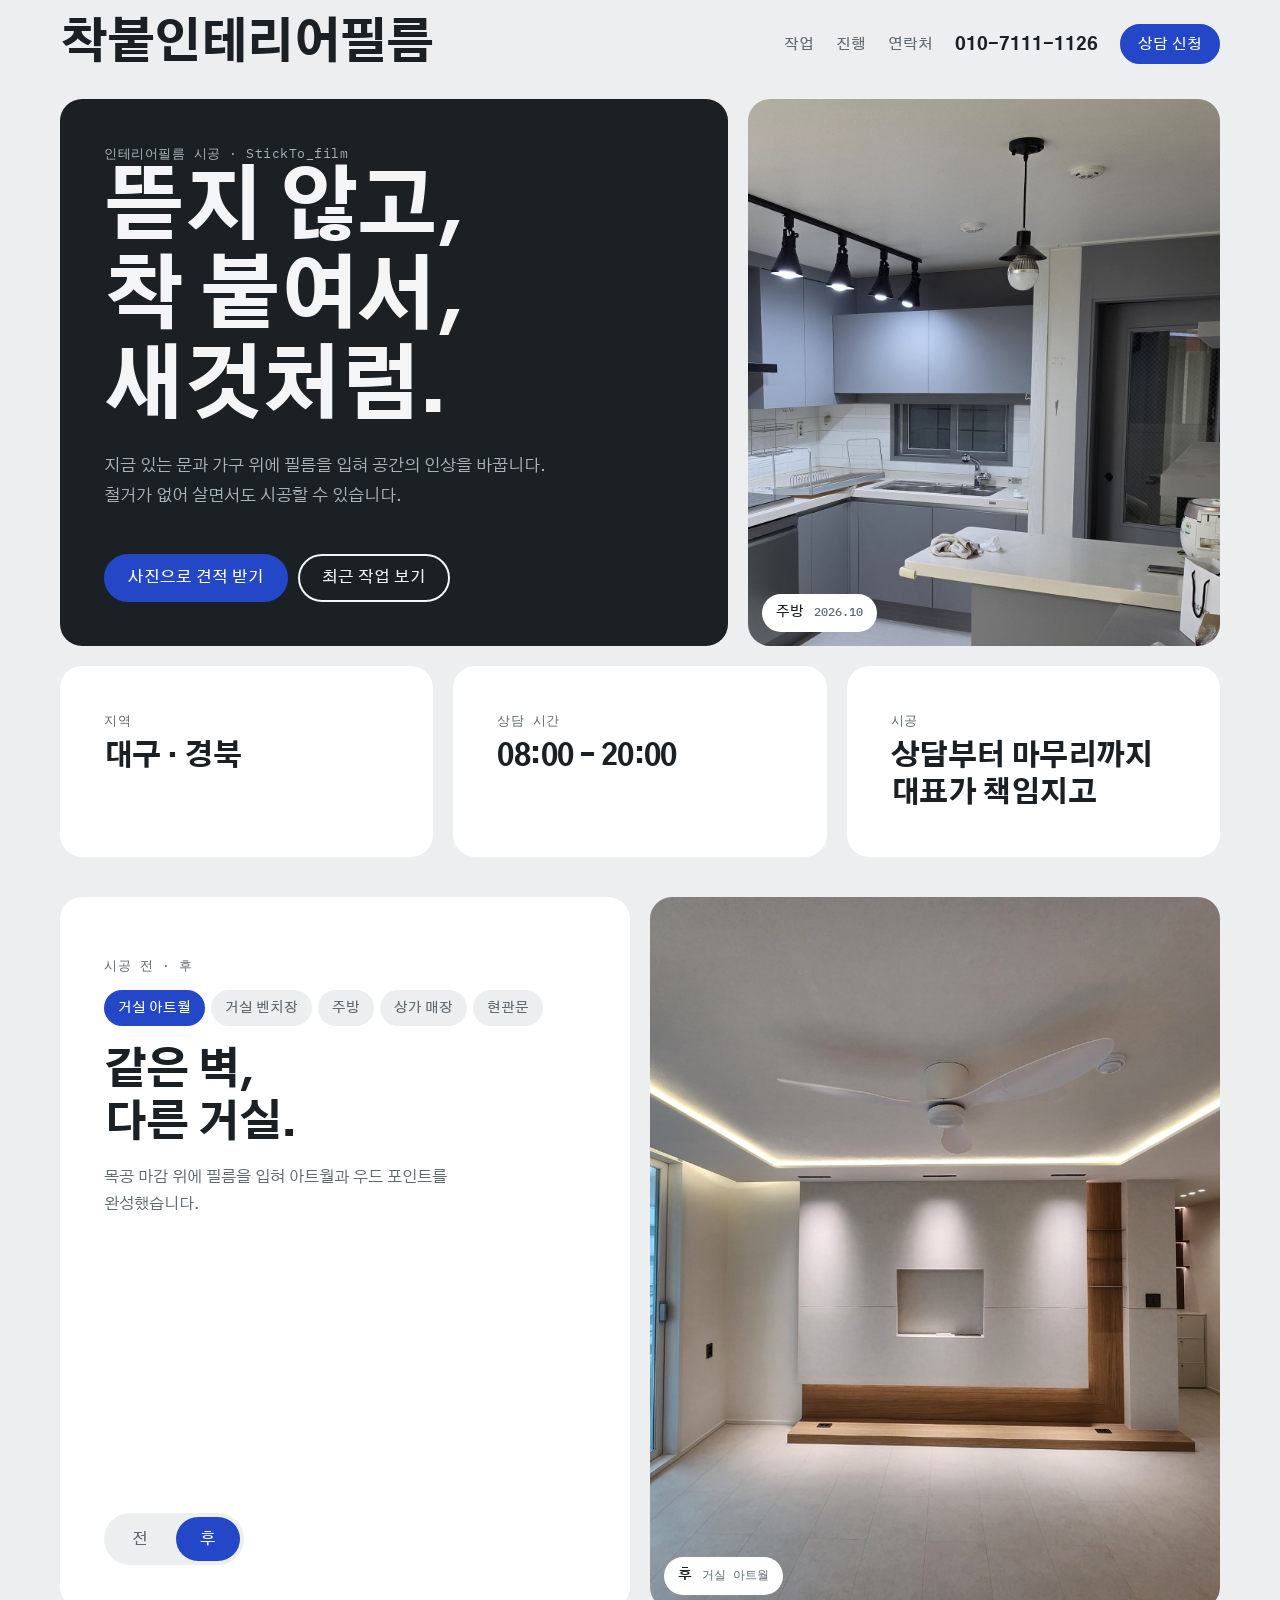
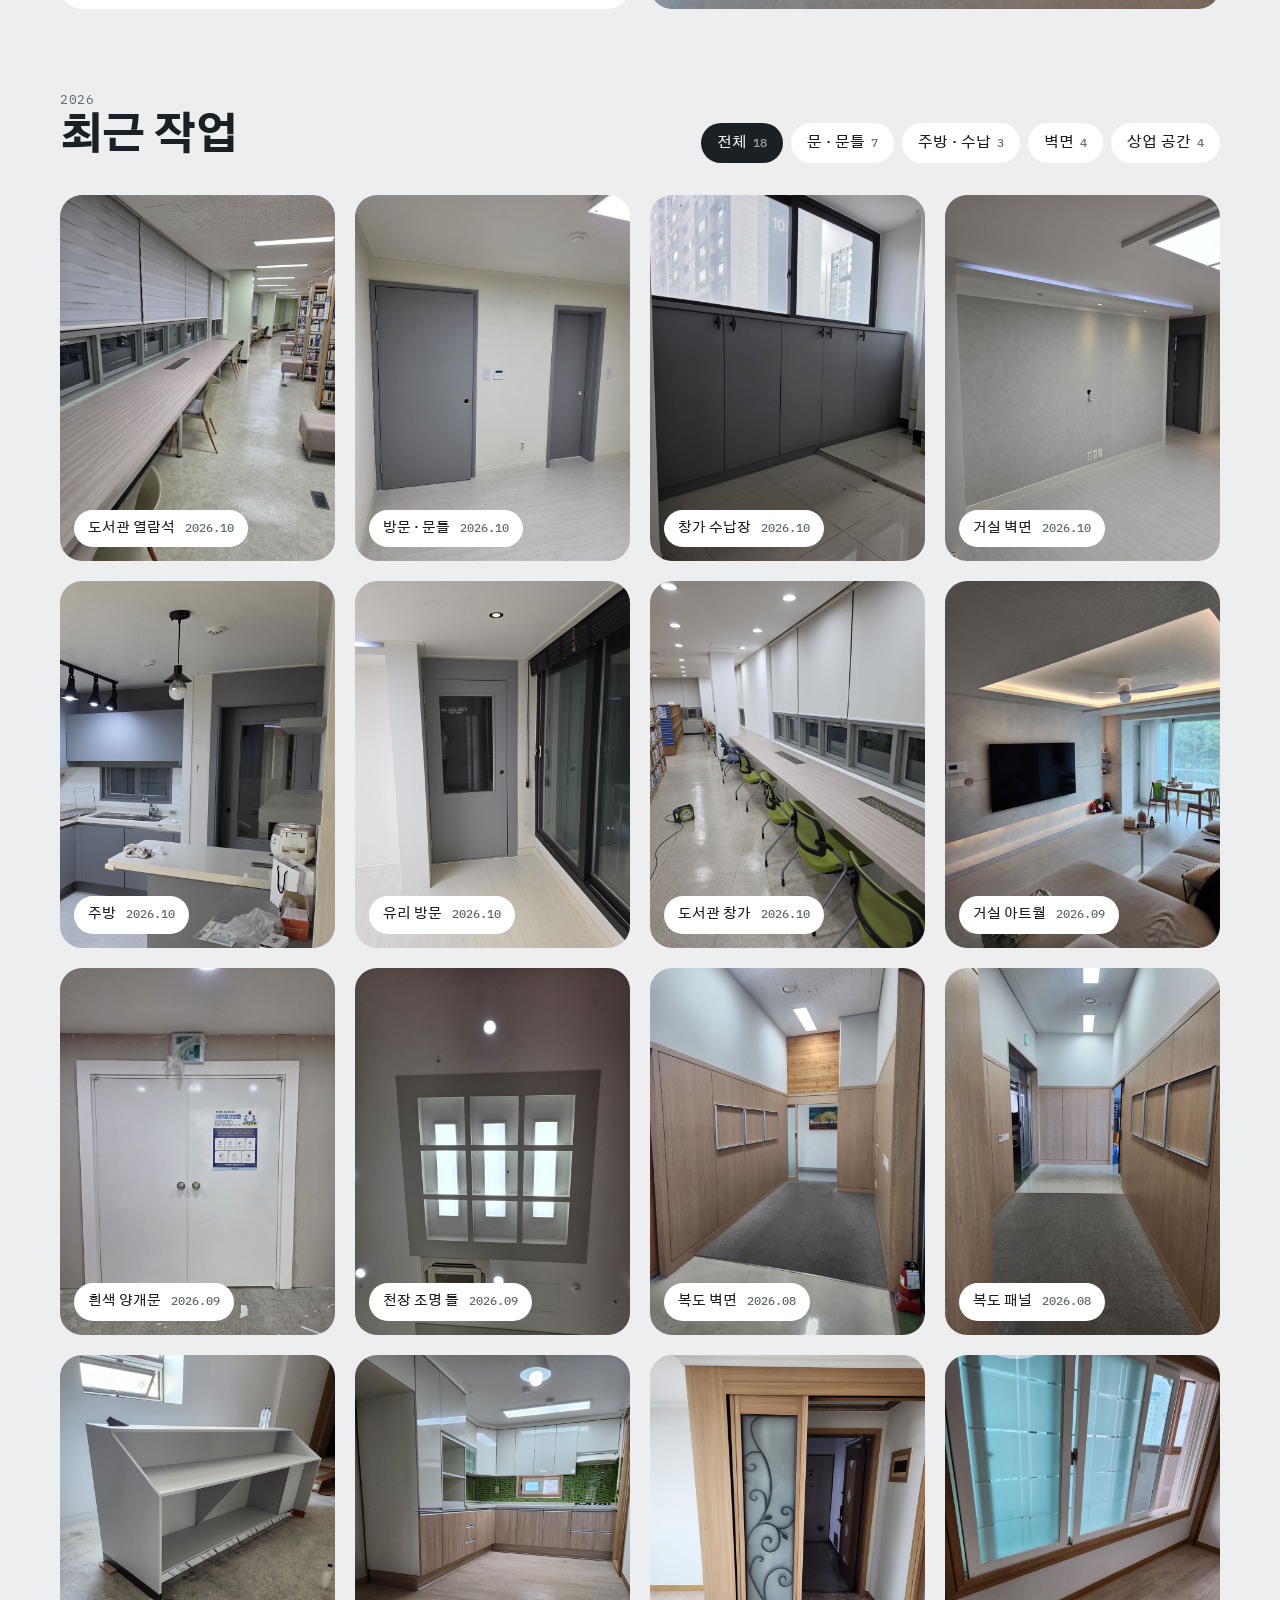
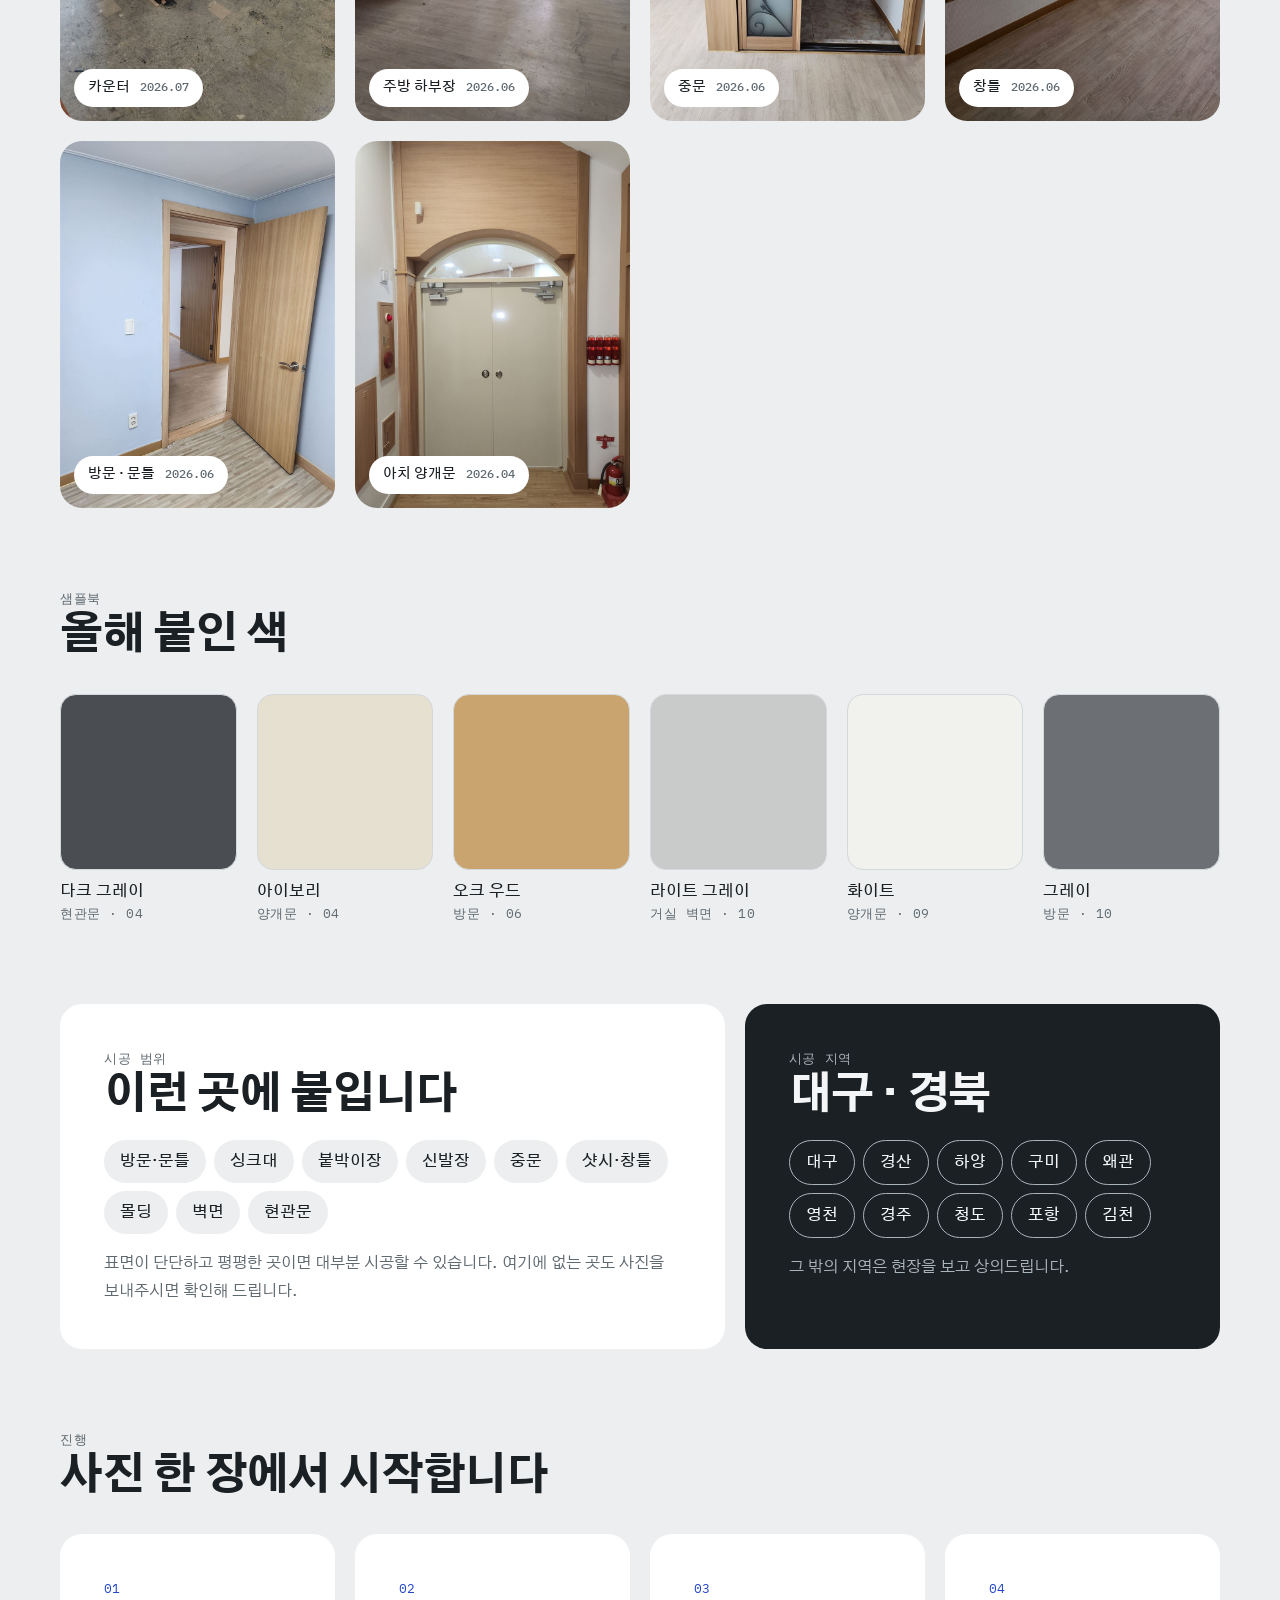
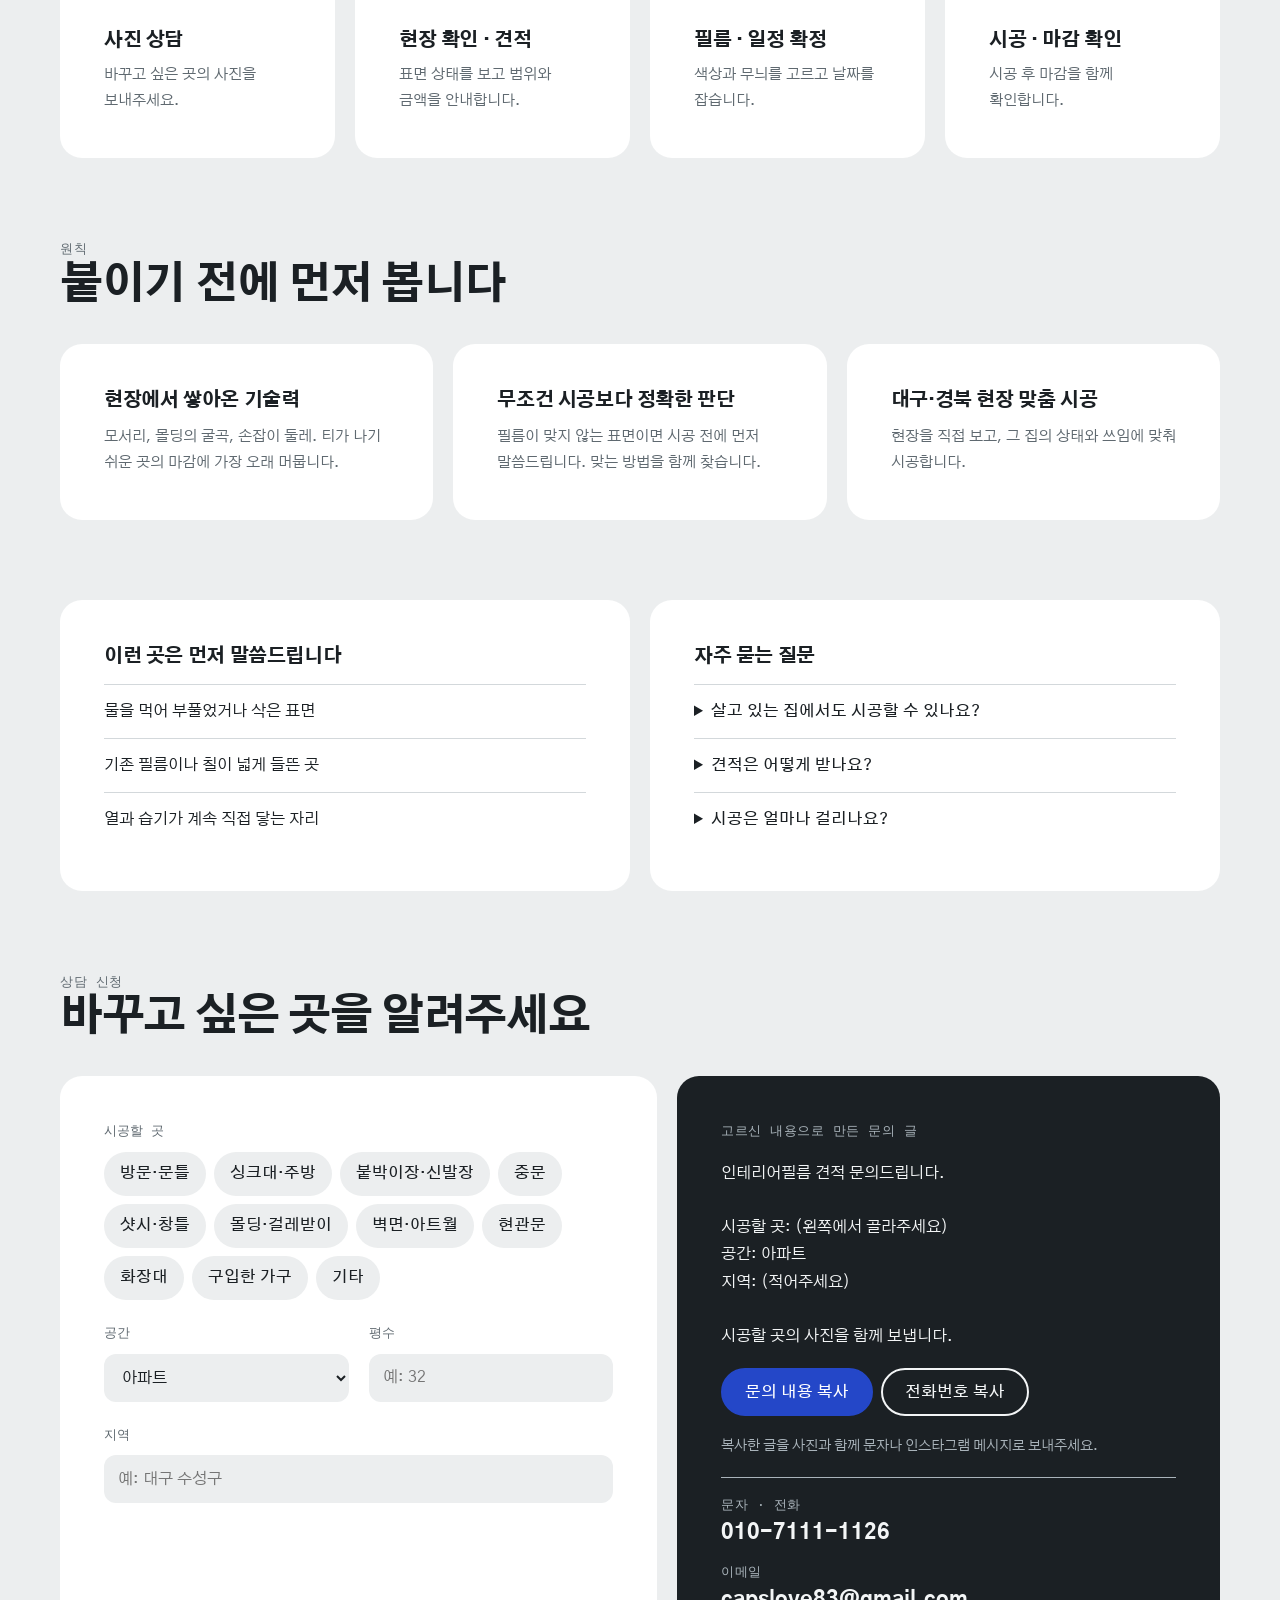
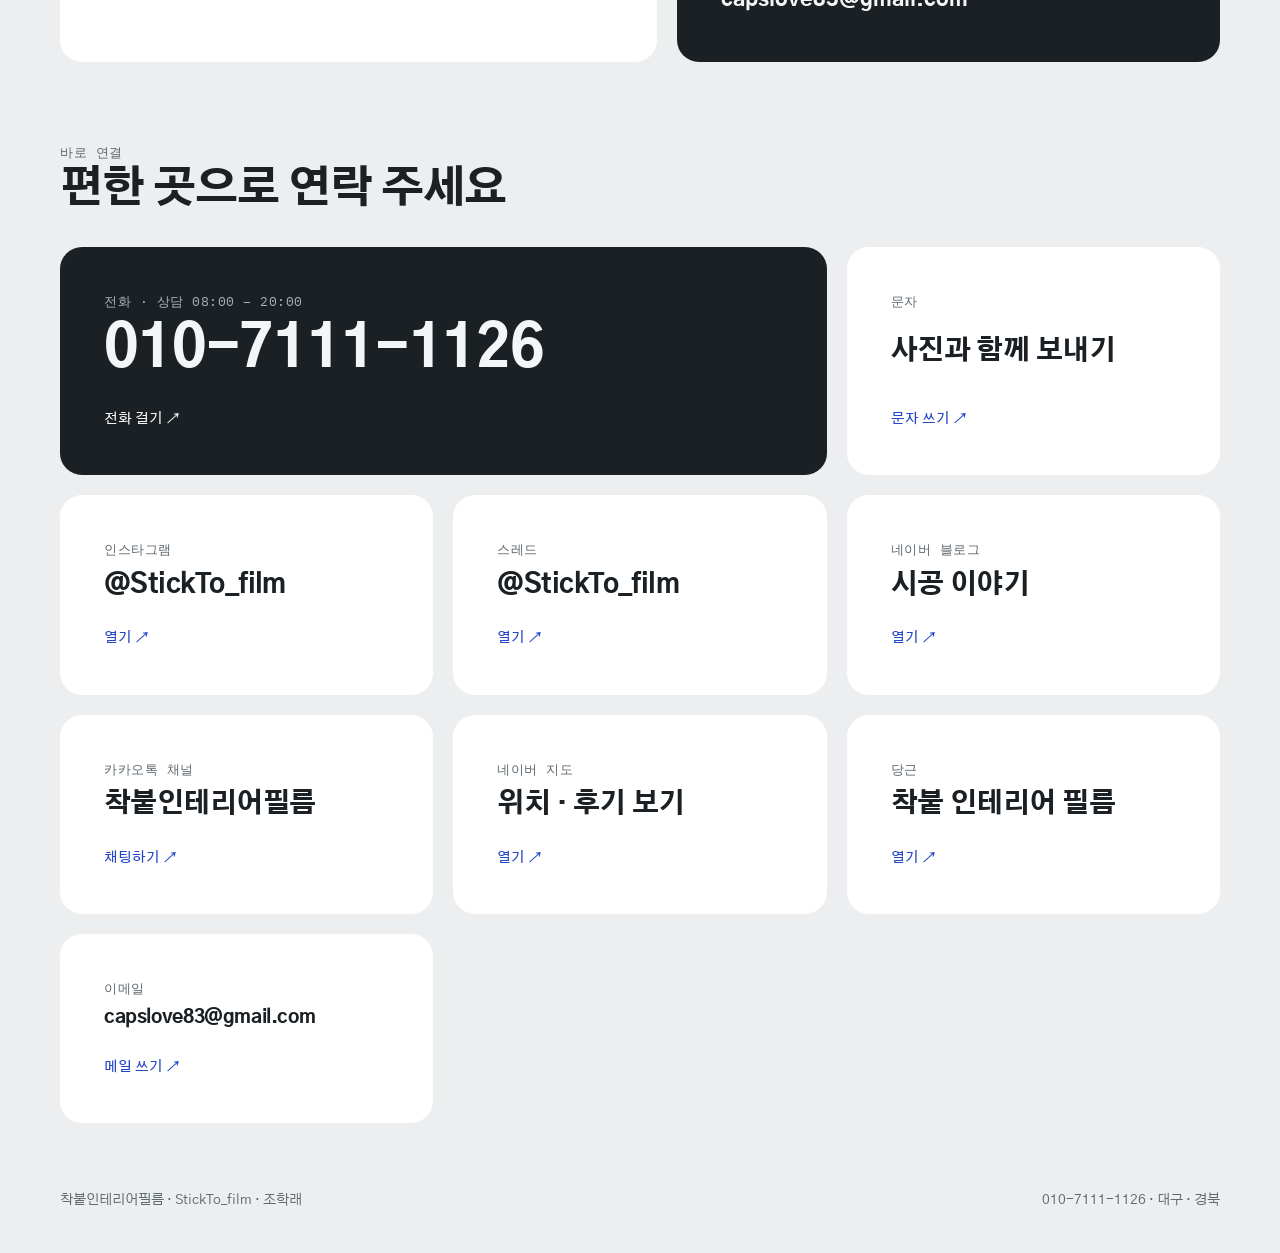
<file: index.html>
<!doctype html>
<html lang="ko">
<head>
<meta charset="utf-8">
<meta name="viewport" content="width=device-width, initial-scale=1">
<title>착붙인테리어필름</title>
<meta name="naver-site-verification" content="b5d4aa89fbcbbe6f29a4c7f8c4dbd7b37013d11e" />
<meta name="google-site-verification" content="oTDNracKVJNj2ZOxiNraMdwWm6HwhPSx38eQvpMP-QU" />
<link rel="stylesheet" href="https://fonts.googleapis.com/css2?family=Gothic+A1:wght@400;500;800&family=IBM+Plex+Mono:wght@400;500&display=swap">
<style>
  /* 레이아웃: 필름 샘플북처럼 둥근 칸을 맞물려 놓은 격자. 굵은 고딕 한 문장과 큰 전화번호가 먼저, 사진은 칸마다 한 장씩 */
  :root {
    --bg: #eceeef;
    --surface: #ffffff;
    --ink: #1b2024;
    --muted: #5f6970;
    --line: #d3d8db;
    --accent: #2447c8;
    --accent-ink: #ffffff;
    --block: #1b2024;
    --block-ink: #f3f5f6;
    --block-muted: #a9b3ba;
    --display: "Gothic A1", "Apple SD Gothic Neo", "Malgun Gothic", sans-serif;
    --body: "Gothic A1", "Apple SD Gothic Neo", "Malgun Gothic", sans-serif;
    --mono: "IBM Plex Mono", "D2Coding", Consolas, monospace;
    --r: 22px;
  }
  @media (prefers-color-scheme: dark) {
    :root:not([data-theme="light"]) {
      --bg: #111417;
      --surface: #1a1f23;
      --ink: #eceff1;
      --muted: #98a2a9;
      --line: #2b3237;
      --accent: #8fa8ff;
      --accent-ink: #0b1330;
      --block: #232a30;
      --block-ink: #f3f5f6;
      --block-muted: #a9b3ba;
      color-scheme: dark;
    }
  }
  :root[data-theme="dark"] {
    --bg: #111417;
    --surface: #1a1f23;
    --ink: #eceff1;
    --muted: #98a2a9;
    --line: #2b3237;
    --accent: #8fa8ff;
    --accent-ink: #0b1330;
    --block: #232a30;
    --block-ink: #f3f5f6;
    --block-muted: #a9b3ba;
    color-scheme: dark;
  }

  * { box-sizing: border-box; margin: 0; padding: 0; }
  body {
    background: var(--bg);
    color: var(--ink);
    font-family: var(--body);
    font-size: 16px;
    line-height: 1.7;
    word-break: keep-all;
    overflow-wrap: anywhere;
    -webkit-font-smoothing: antialiased;
  }
  a { color: inherit; text-decoration: none; }
  img { display: block; }
  [hidden] { display: none !important; }
  :focus-visible { outline: 3px solid var(--accent); outline-offset: 3px; }

  .wrap { max-width: 1200px; margin: 0 auto; padding-inline: 20px; }
  .stack { display: grid; gap: 14px; }
  .mono { font-family: var(--mono); font-size: 0.8rem; letter-spacing: 0.04em; color: var(--muted); }
  .num { font-variant-numeric: tabular-nums; }

  /* 상단 */
  .top { position: sticky; top: env(safe-area-inset-top, 0px); z-index: 5; background: var(--bg); }
  .top .wrap { display: flex; align-items: center; justify-content: space-between; gap: 16px; padding-block: 14px; }
  .brand { font-family: var(--display); font-weight: 800; font-size: 1.05rem; letter-spacing: -0.01em; }
  .top nav { display: flex; align-items: center; gap: 22px; font-size: 0.92rem; font-weight: 500; }
  .top nav a.link { color: var(--muted); }
  .top nav a.link:hover { color: var(--ink); }
  .top .tel { font-family: var(--display); font-weight: 800; font-size: 1.15rem; white-space: nowrap; }

  .btn {
    display: inline-flex;
    align-items: center;
    justify-content: center;
    min-height: 48px;
    padding: 0 22px;
    border-radius: 999px;
    border: 2px solid var(--accent);
    background: var(--accent);
    color: var(--accent-ink);
    font: inherit;
    font-weight: 500;
    cursor: pointer;
  }
  .btn:hover { filter: brightness(1.12); }
  .btn.ghost { background: transparent; border-color: currentColor; color: inherit; }
  .btn.small { min-height: 40px; padding: 0 16px; font-size: 0.92rem; }

  /* 칸 */
  .tile { min-width: 0; background: var(--surface); border-radius: var(--r); padding: clamp(20px, 3vw, 32px); }
  .tile.dark { background: var(--block); color: var(--block-ink); }
  .tile.dark .mono { color: var(--block-muted); }
  .tile.photo { padding: 0; overflow: hidden; position: relative; background: var(--line); }
  .tile.photo img { width: 100%; height: 100%; object-fit: cover; }
  .tag {
    position: absolute; left: 14px; bottom: 14px;
    display: inline-flex; gap: 10px; align-items: baseline;
    padding: 7px 14px; border-radius: 999px;
    background: var(--surface); color: var(--ink);
    font-size: 0.88rem; font-weight: 500;
  }
  .tag span { font-family: var(--mono); font-size: 0.76rem; color: var(--muted); }

  h1, h2, h3 { font-family: var(--display); font-weight: 800; letter-spacing: -0.03em; text-wrap: balance; }
  h1 { font-size: clamp(2.5rem, 7vw, 5rem); line-height: 1.12; }
  h2 { font-size: clamp(1.7rem, 4vw, 2.7rem); line-height: 1.2; }
  h3 { font-size: 1.2rem; line-height: 1.35; letter-spacing: -0.02em; }
  section { padding-block: clamp(36px, 6vw, 72px); }
  .head { display: flex; flex-wrap: wrap; align-items: end; justify-content: space-between; gap: 12px 24px; margin-bottom: 22px; }

  /* 첫 화면 */
  .hero { display: grid; grid-template-columns: repeat(12, 1fr); gap: 14px; padding-top: 10px; }
  .hero .say { grid-column: span 7; display: grid; gap: clamp(24px, 4vw, 44px); align-content: space-between; }
  .hero .say p.sub { font-size: 1.08rem; color: var(--block-muted); max-width: 26em; margin-top: 18px; }
  .hero .cta-row { display: flex; flex-wrap: wrap; gap: 10px; }
  .hero .shot { grid-column: span 5; min-height: 340px; }
  .hero .fact { grid-column: span 4; display: grid; gap: 6px; align-content: start; }
  .hero .fact b { font-family: var(--display); font-weight: 800; font-size: clamp(1.3rem, 2.6vw, 1.8rem); letter-spacing: -0.02em; line-height: 1.3; }

  /* 전 · 후 */
  .ba { display: grid; grid-template-columns: 1fr 1fr; gap: 14px; }
  .ba .text { display: grid; gap: 18px; align-content: space-between; }
  .ba .text p { color: var(--muted); max-width: 24em; margin-top: 14px; }
  .seg { display: inline-flex; padding: 4px; border-radius: 999px; background: var(--bg); gap: 4px; justify-self: start; }
  .seg button { font: inherit; font-weight: 500; min-height: 44px; padding: 0 24px; border: 0; border-radius: 999px; background: transparent; color: var(--muted); cursor: pointer; }
  .seg button[aria-pressed="true"] { background: var(--accent); color: var(--accent-ink); }
  .ba .tile.photo { aspect-ratio: 4 / 5; max-width: 100%; }

  /* 작업 */
  .filters { display: flex; flex-wrap: wrap; gap: 8px; }
  .filters button { font: inherit; font-size: 0.92rem; font-weight: 500; min-height: 40px; padding: 0 16px; border-radius: 999px; border: 0; background: var(--surface); color: var(--ink); cursor: pointer; }
  .filters button[aria-pressed="true"] { background: var(--ink); color: var(--bg); }
  .filters button span { font-family: var(--mono); font-size: 0.76rem; margin-left: 6px; opacity: 0.65; }
  .works { display: grid; grid-template-columns: repeat(4, 1fr); gap: 14px; }
  .works .tile.photo { aspect-ratio: 3 / 4; max-width: 100%; }

  /* 샘플북 */
  .swatches { display: grid; grid-template-columns: repeat(6, 1fr); gap: 14px; list-style: none; }
  .swatches li { min-width: 0; display: grid; gap: 10px; }
  .swatches i { display: block; aspect-ratio: 1; max-width: 100%; border-radius: 16px; border: 1px solid var(--line); background: var(--sw); }
  .swatches b { font-weight: 500; display: block; line-height: 1.4; }

  /* 범위 · 지역 */
  .duo { display: grid; grid-template-columns: 1.4fr 1fr; gap: 14px; }
  .pills { list-style: none; display: flex; flex-wrap: wrap; gap: 8px; margin-top: 18px; }
  .pills li { padding: 8px 16px; border-radius: 999px; background: var(--bg); font-weight: 500; }
  .tile.dark .pills li { background: transparent; border: 1px solid var(--block-muted); }
  .duo p.note { margin-top: 16px; color: var(--muted); }
  .tile.dark p.note { color: var(--block-muted); }

  /* 진행 · 원칙 */
  .four { display: grid; grid-template-columns: repeat(4, 1fr); gap: 14px; list-style: none; counter-reset: step; }
  .four li { counter-increment: step; display: grid; gap: 8px; align-content: start; }
  .four li::before { content: "0" counter(step); font-family: var(--mono); font-size: 0.8rem; color: var(--accent); margin-bottom: 20px; }
  .four span, .three p { color: var(--muted); font-size: 0.96rem; }
  .three { display: grid; grid-template-columns: repeat(3, 1fr); gap: 14px; }
  .three .tile { display: grid; gap: 10px; align-content: start; }

  /* 안내 */
  .plain { list-style: none; margin-top: 14px; }
  .plain li { padding: 13px 0; border-top: 1px solid var(--line); }
  details { border-top: 1px solid var(--line); }
  details:first-of-type { margin-top: 14px; }
  summary { cursor: pointer; padding: 13px 0; font-weight: 500; }
  details p { color: var(--muted); padding-bottom: 14px; }
  .halves { display: grid; grid-template-columns: 1fr 1fr; gap: 14px; }

  /* 문의 */
  .inquiry { display: grid; grid-template-columns: 1.1fr 1fr; gap: 14px; }
  fieldset { border: 0; }
  legend, .field label { display: block; font-family: var(--mono); font-size: 0.8rem; color: var(--muted); margin-bottom: 10px; }
  .chips { display: flex; flex-wrap: wrap; gap: 8px; }
  .chips label { display: inline-flex; align-items: center; min-height: 44px; padding: 0 16px; border-radius: 999px; background: var(--bg); cursor: pointer; font-weight: 500; user-select: none; }
  .chips input { position: absolute; opacity: 0; pointer-events: none; }
  .chips label:has(input:checked) { background: var(--accent); color: var(--accent-ink); }
  .chips label:has(input:focus-visible) { outline: 3px solid var(--accent); outline-offset: 3px; }
  .field { margin-top: 22px; }
  .row { display: grid; grid-template-columns: 1fr 1fr; gap: 14px; }
  .row > * { min-width: 0; }
  input[type="text"], select { width: 100%; font: inherit; color: var(--ink); background: var(--bg); border: 0; border-radius: 12px; min-height: 48px; padding: 0 14px; }
  select option { background: var(--surface); color: var(--ink); }
  .note { display: grid; gap: 18px; align-content: start; }
  .note pre { font: inherit; white-space: pre-wrap; min-height: 9em; }
  .note .buttons { display: flex; flex-wrap: wrap; gap: 8px; }
  #copy-status { font-size: 0.9rem; min-height: 1.6em; color: var(--block-muted); }
  .to { display: grid; gap: 10px; padding-top: 16px; border-top: 1px solid var(--block-muted); }
  .to b { display: block; font-family: var(--display); font-weight: 800; font-size: 1.3rem; user-select: all; }

  /* 바로 연결 */
  .links { display: grid; grid-template-columns: repeat(12, 1fr); gap: 14px; list-style: none; }
  .links li { min-width: 0; grid-column: span 4; }
  .links li.big { grid-column: span 8; }
  .links a, .links .static { display: grid; gap: 6px; height: 100%; align-content: space-between; }
  .links .v { font-family: var(--display); font-weight: 800; font-size: clamp(1.2rem, 2.6vw, 1.7rem); letter-spacing: -0.02em; line-height: 1.3; user-select: all; }
  .links li.big .v { font-size: clamp(2rem, 6vw, 3.6rem); line-height: 1.1; }
  .links .go { font-size: 0.9rem; font-weight: 500; color: var(--accent); margin-top: 18px; }
  .links .tile.dark .go { color: var(--block-ink); }
  .links button.go { font: inherit; font-size: 0.9rem; font-weight: 500; background: none; border: 0; padding: 0; cursor: pointer; text-align: left; }
  .links a:hover .go { text-decoration: underline; }

  footer .wrap { display: flex; flex-wrap: wrap; justify-content: space-between; gap: 8px 24px; padding-block: 26px 40px; font-size: 0.88rem; color: var(--muted); }

  /* 사진 크게 보기 */
  .zoomable { cursor: zoom-in; }
  .lb {
    position: fixed; inset: 0; z-index: 20;
    display: grid; grid-template-rows: auto minmax(0, 1fr) auto;
    padding-top: env(safe-area-inset-top, 0px);
    background: rgba(8, 10, 12, 0.96); color: #f3f5f6;
    touch-action: pinch-zoom;
  }
  .lb-bar { display: flex; align-items: center; justify-content: space-between; gap: 12px; padding: 10px 14px; }
  .lb-bar button { font: inherit; font-weight: 500; min-height: 44px; padding: 0 18px; border-radius: 999px; border: 1px solid rgba(255, 255, 255, 0.4); background: transparent; color: inherit; cursor: pointer; }
  .lb-stage { position: relative; min-height: 0; overflow: hidden; }
  .lb-stage img { position: absolute; inset: 0; width: 100%; height: 100%; object-fit: contain; user-select: none; -webkit-user-drag: none; }
  .lb-nav { position: absolute; top: 50%; z-index: 1; width: 48px; height: 48px; margin-top: -24px; border: 0; border-radius: 50%; background: rgba(255, 255, 255, 0.18); color: #fff; font-size: 1.7rem; line-height: 1; cursor: pointer; }
  .lb-nav.prev { left: 10px; }
  .lb-nav.next { right: 10px; }
  .lb-cap { min-height: 3.2em; padding: 12px 16px calc(14px + env(safe-area-inset-bottom, 0px)); text-align: center; font-size: 0.95rem; }

  .dock { display: none; }
  @media (max-width: 900px) {
    .top nav a.link, .top .tel { display: none; }
    .hero .say, .hero .shot { grid-column: span 12; }
    .hero .shot { min-height: 0; aspect-ratio: 4 / 3; max-width: 100%; }
    .hero .fact { grid-column: span 12; }
    .ba, .duo, .halves, .inquiry { grid-template-columns: 1fr; }
    .works { grid-template-columns: repeat(2, 1fr); }
    .swatches { grid-template-columns: repeat(3, 1fr); }
    .four { grid-template-columns: repeat(2, 1fr); }
    .three { grid-template-columns: 1fr; }
    .links li, .links li.big { grid-column: span 12; }
    body { padding-bottom: calc(76px + env(safe-area-inset-bottom, 0px)); }
    .dock {
      display: grid; grid-template-columns: 1fr 1fr 1.4fr; gap: 8px;
      position: fixed; left: 0; right: 0; bottom: 0; z-index: 6;
      padding: 10px 12px calc(10px + env(safe-area-inset-bottom, 0px));
      background: var(--bg); border-top: 1px solid var(--line);
    }
    .dock a { display: flex; align-items: center; justify-content: center; min-height: 52px; border-radius: 999px; background: var(--surface); font-weight: 500; }
    .dock a.main { background: var(--accent); color: var(--accent-ink); }
  }
  @media (max-width: 420px) {
    .wrap { padding-inline: 16px; }
    .row { grid-template-columns: 1fr; }
    .tag span { display: none; }
  }
</style>
<link rel="stylesheet" href="style.css">
</head>
<body>

<header class="top">
  <div class="wrap">
    <a class="brand" href="#top">착붙인테리어필름</a>
    <nav aria-label="바로가기">
      <a class="link" href="#works">작업</a>
      <a class="link" href="#steps">진행</a>
      <a class="link" href="#contact">연락처</a>
      <a class="tel num" href="tel:01071111126">010-7111-1126</a>
      <a class="btn small" href="#inquiry">상담 신청</a>
    </nav>
  </div>
</header>

<main class="wrap" id="top">
  <div class="hero">
    <div class="tile dark say">
      <div>
        <p class="mono">인테리어필름 시공 · StickTo_film</p>
        <h1>뜯지 않고,<br>착 붙여서,<br>새것처럼.</h1>
        <p class="sub">지금 있는 문과 가구 위에 필름을 입혀 공간의 인상을 바꿉니다. 철거가 없어 살면서도 시공할 수 있습니다.</p>
      </div>
      <div class="cta-row">
        <a class="btn" href="#inquiry">사진으로 견적 받기</a>
        <a class="btn ghost" href="#works">최근 작업 보기</a>
      </div>
    </div>
    <div class="tile photo shot">
      <img src="img/kitchen-gray-wide.jpg" alt="회색으로 마감한 상부장과 하부장, 레일 조명이 있는 주방" width="1600" height="1430">
      <span class="tag">주방 <span>2026.10</span></span>
    </div>
    <div class="tile fact"><span class="mono">지역</span><b>대구 · 경북</b></div>
    <div class="tile fact"><span class="mono">상담 시간</span><b class="num">08:00 – 20:00</b></div>
    <div class="tile fact"><span class="mono">시공</span><b>상담부터 마무리까지 대표가 책임지고</b></div>
  </div>

  <section>
    <div class="ba">
      <div class="tile text">
        <div>
          <p class="mono">시공 전 · 후</p>
          <div class="sites" role="group" aria-label="시공 현장 고르기">
            <button type="button" data-site="0" aria-pressed="true">거실 아트월</button>
            <button type="button" data-site="1" aria-pressed="false">거실 벤치장</button>
            <button type="button" data-site="2" aria-pressed="false">주방</button>
            <button type="button" data-site="3" aria-pressed="false">상가 매장</button>
            <button type="button" data-site="4" aria-pressed="false">현관문</button>
          </div>
          <h2 id="ba-title">같은 벽,<br>다른 거실.</h2>
          <p id="ba-desc">목공 마감 위에 필름을 입혀 아트월과 우드 포인트를 완성했습니다.</p>
        </div>
        <div class="seg" role="group" aria-label="시공 전후 보기">
          <button type="button" id="show-before" aria-pressed="false">전</button>
          <button type="button" id="show-after" aria-pressed="true">후</button>
        </div>
      </div>
      <div class="tile photo">
        <img id="ba-before" src="img/ba-living-before.jpg" alt="시공 전, 목공 마감만 된 거실 벽" width="900" height="1125" hidden>
        <img id="ba-after" src="img/ba-living-after.jpg" alt="시공 후, 필름으로 완성한 거실 아트월과 우드 포인트" width="900" height="1125">
        <span class="tag"><b id="ba-label">후</b> <span id="ba-time">거실 아트월</span></span>
      </div>
    </div>
  </section>

  <section id="works">
    <div class="head">
      <div>
        <p class="mono">2026</p>
        <h2>최근 작업</h2>
      </div>
      <div class="filters" id="filters" role="group" aria-label="작업 분류">
        <button type="button" data-cat="all" aria-pressed="true">전체<span>18</span></button>
        <button type="button" data-cat="door" aria-pressed="false">문 · 문틀<span>7</span></button>
        <button type="button" data-cat="kitchen" aria-pressed="false">주방 · 수납<span>3</span></button>
        <button type="button" data-cat="wall" aria-pressed="false">벽면<span>4</span></button>
        <button type="button" data-cat="shop" aria-pressed="false">상업 공간<span>4</span></button>
      </div>
    </div>
    <div class="works">
      <figure class="tile photo" data-cat="shop"><img src="img/library-1.jpg" alt="창가를 따라 길게 이어진 도서관 열람 테이블" loading="lazy" width="900" height="1200"><figcaption class="tag">도서관 열람석 <span>2026.10</span></figcaption></figure>
      <figure class="tile photo" data-cat="door"><img src="img/door-gray.jpg" alt="회색으로 마감한 방문 두 짝과 문틀" loading="lazy" width="900" height="1200"><figcaption class="tag">방문 · 문틀 <span>2026.10</span></figcaption></figure>
      <figure class="tile photo" data-cat="kitchen"><img src="img/cabinet-1.jpg" alt="창 아래 짙은 회색 수납장" loading="lazy" width="900" height="1200"><figcaption class="tag">창가 수납장 <span>2026.10</span></figcaption></figure>
      <figure class="tile photo" data-cat="wall"><img src="img/wall-1.jpg" alt="간접 조명이 있는 밝은 회색 거실 벽면" loading="lazy" width="900" height="1200"><figcaption class="tag">거실 벽면 <span>2026.10</span></figcaption></figure>
      <figure class="tile photo" data-cat="kitchen"><img src="img/kitchen-gray.jpg" alt="회색으로 마감한 주방 상부장과 하부장, 아일랜드 수납장" loading="lazy" width="900" height="1200"><figcaption class="tag">주방 <span>2026.10</span></figcaption></figure>
      <figure class="tile photo" data-cat="door"><img src="img/door-glass-gray.jpg" alt="유리창이 있는 회색 문과 문틀" loading="lazy" width="900" height="1200"><figcaption class="tag">유리 방문 <span>2026.10</span></figcaption></figure>
      <figure class="tile photo" data-cat="shop"><img src="img/library-2.jpg" alt="창가 열람 테이블과 의자가 놓인 도서관" loading="lazy" width="900" height="1200"><figcaption class="tag">도서관 창가 <span>2026.10</span></figcaption></figure>
      <figure class="tile photo" data-cat="wall"><img src="img/living-1.jpg" alt="TV가 걸린 밝은 아트월과 간접 조명 천장이 있는 거실" loading="lazy" width="900" height="1200"><figcaption class="tag">거실 아트월 <span>2026.09</span></figcaption></figure>
      <figure class="tile photo" data-cat="door"><img src="img/door-double-white.jpg" alt="흰색으로 마감한 양개문과 문틀" loading="lazy" width="900" height="1200"><figcaption class="tag">흰색 양개문 <span>2026.09</span></figcaption></figure>
      <figure class="tile photo" data-cat="shop"><img src="img/ceiling-frame.jpg" alt="밝은 회색으로 마감한 격자 모양 천장 조명 틀" loading="lazy" width="900" height="1200"><figcaption class="tag">천장 조명 틀 <span>2026.09</span></figcaption></figure>
      <figure class="tile photo" data-cat="wall"><img src="img/hall-1.jpg" alt="우드 패널로 마감한 복도 벽면" loading="lazy" width="900" height="1200"><figcaption class="tag">복도 벽면 <span>2026.08</span></figcaption></figure>
      <figure class="tile photo" data-cat="wall"><img src="img/hall-2.jpg" alt="양쪽 벽을 우드 패널로 마감한 긴 복도" loading="lazy" width="900" height="1200"><figcaption class="tag">복도 패널 <span>2026.08</span></figcaption></figure>
      <figure class="tile photo" data-cat="shop"><img src="img/counter.jpg" alt="밝은 회색으로 마감한 카운터" loading="lazy" width="900" height="1200"><figcaption class="tag">카운터 <span>2026.07</span></figcaption></figure>
      <figure class="tile photo" data-cat="kitchen"><img src="img/kitchen-wood.jpg" alt="우드 톤으로 마감한 주방 하부장" loading="lazy" width="900" height="1200"><figcaption class="tag">주방 하부장 <span>2026.06</span></figcaption></figure>
      <figure class="tile photo" data-cat="door"><img src="img/door-sliding.jpg" alt="우드 톤 문틀과 무늬 유리가 있는 중문" loading="lazy" width="900" height="1200"><figcaption class="tag">중문 <span>2026.06</span></figcaption></figure>
      <figure class="tile photo" data-cat="door"><img src="img/window-frame.jpg" alt="우드 톤으로 마감한 거실 창틀" loading="lazy" width="900" height="1200"><figcaption class="tag">창틀 <span>2026.06</span></figcaption></figure>
      <figure class="tile photo" data-cat="door"><img src="img/door-frame.jpg" alt="밝은 우드 톤 방문과 문틀, 걸레받이" loading="lazy" width="900" height="1200"><figcaption class="tag">방문 · 문틀 <span>2026.06</span></figcaption></figure>
      <figure class="tile photo" data-cat="door"><img src="img/door-arch.jpg" alt="아치형 우드 문틀과 아이보리 양개문" loading="lazy" width="900" height="1200"><figcaption class="tag">아치 양개문 <span>2026.04</span></figcaption></figure>
    </div>
  </section>

  <section>
    <div class="head">
      <div>
        <p class="mono">샘플북</p>
        <h2>올해 붙인 색</h2>
      </div>
    </div>
    <ul class="swatches">
      <li><i style="--sw:#4a4d52"></i><div><b>다크 그레이</b><span class="mono">현관문 · 04</span></div></li>
      <li><i style="--sw:#e6e0d0"></i><div><b>아이보리</b><span class="mono">양개문 · 04</span></div></li>
      <li><i style="--sw:#c9a46f"></i><div><b>오크 우드</b><span class="mono">방문 · 06</span></div></li>
      <li><i style="--sw:#c8cbca"></i><div><b>라이트 그레이</b><span class="mono">거실 벽면 · 10</span></div></li>
      <li><i style="--sw:#f1f1ee"></i><div><b>화이트</b><span class="mono">양개문 · 09</span></div></li>
      <li><i style="--sw:#6c7075"></i><div><b>그레이</b><span class="mono">방문 · 10</span></div></li>
    </ul>
  </section>

  <section>
    <div class="duo">
      <div class="tile">
        <p class="mono">시공 범위</p>
        <h2>이런 곳에 붙입니다</h2>
        <ul class="pills">
          <li>방문·문틀</li><li>싱크대</li><li>붙박이장</li><li>신발장</li><li>중문</li><li>샷시·창틀</li><li>몰딩</li><li>벽면</li><li>현관문</li>
        </ul>
        <p class="note">표면이 단단하고 평평한 곳이면 대부분 시공할 수 있습니다. 여기에 없는 곳도 사진을 보내주시면 확인해 드립니다.</p>
      </div>
      <div class="tile dark">
        <p class="mono">시공 지역</p>
        <h2>대구 · 경북</h2>
        <ul class="pills">
          <li>대구</li><li>경산</li><li>하양</li><li>구미</li><li>왜관</li><li>영천</li><li>경주</li><li>청도</li><li>포항</li><li>김천</li>
        </ul>
        <p class="note">그 밖의 지역은 현장을 보고 상의드립니다.</p>
      </div>
    </div>
  </section>

  <section id="steps">
    <div class="head"><div><p class="mono">진행</p><h2>사진 한 장에서 시작합니다</h2></div></div>
    <ol class="four">
      <li class="tile"><h3>사진 상담</h3><span>바꾸고 싶은 곳의 사진을 보내주세요.</span></li>
      <li class="tile"><h3>현장 확인 · 견적</h3><span>표면 상태를 보고 범위와 금액을 안내합니다.</span></li>
      <li class="tile"><h3>필름 · 일정 확정</h3><span>색상과 무늬를 고르고 날짜를 잡습니다.</span></li>
      <li class="tile"><h3>시공 · 마감 확인</h3><span>시공 후 마감을 함께 확인합니다.</span></li>
    </ol>
  </section>

  <section>
    <div class="head"><div><p class="mono">원칙</p><h2>붙이기 전에 먼저 봅니다</h2></div></div>
    <div class="three">
      <div class="tile"><h3>현장에서 쌓아온 기술력</h3><p>모서리, 몰딩의 굴곡, 손잡이 둘레. 티가 나기 쉬운 곳의 마감에 가장 오래 머뭅니다.</p></div>
      <div class="tile"><h3>무조건 시공보다 정확한 판단</h3><p>필름이 맞지 않는 표면이면 시공 전에 먼저 말씀드립니다. 맞는 방법을 함께 찾습니다.</p></div>
      <div class="tile"><h3>대구·경북 현장 맞춤 시공</h3><p>현장을 직접 보고, 그 집의 상태와 쓰임에 맞춰 시공합니다.</p></div>
    </div>
  </section>

  <section>
    <div class="halves">
      <div class="tile">
        <h3>이런 곳은 먼저 말씀드립니다</h3>
        <ul class="plain">
          <li>물을 먹어 부풀었거나 삭은 표면</li>
          <li>기존 필름이나 칠이 넓게 들뜬 곳</li>
          <li>열과 습기가 계속 직접 닿는 자리</li>
        </ul>
      </div>
      <div class="tile">
        <h3>자주 묻는 질문</h3>
        <details>
          <summary>살고 있는 집에서도 시공할 수 있나요?</summary>
          <p>네. 철거가 없어 살면서도 시공할 수 있습니다. 시공하는 곳 주변의 짐만 미리 옮겨주시면 됩니다.</p>
        </details>
        <details>
          <summary>견적은 어떻게 받나요?</summary>
          <p>시공할 곳의 사진과 대략의 크기를 보내주시면 예상 견적을 안내합니다. 정확한 금액은 현장을 확인한 뒤 알려드립니다.</p>
        </details>
        <details>
          <summary>시공은 얼마나 걸리나요?</summary>
          <p>시공 범위에 따라 다릅니다. 사진을 보고 예상 일정을 함께 알려드립니다.</p>
        </details>
      </div>
    </div>
  </section>

  <section id="inquiry">
    <div class="head"><div><p class="mono">상담 신청</p><h2>바꾸고 싶은 곳을 알려주세요</h2></div></div>
    <div class="inquiry">
      <form class="tile" id="inquiry-form">
        <fieldset>
          <legend>시공할 곳</legend>
          <div class="chips">
            <label><input type="checkbox" id="part-door" value="방문·문틀">방문·문틀</label>
            <label><input type="checkbox" id="part-kitchen" value="싱크대·주방">싱크대·주방</label>
            <label><input type="checkbox" id="part-closet" value="붙박이장·신발장">붙박이장·신발장</label>
            <label><input type="checkbox" id="part-middoor" value="중문">중문</label>
            <label><input type="checkbox" id="part-sash" value="샷시·창틀">샷시·창틀</label>
            <label><input type="checkbox" id="part-molding" value="몰딩·걸레받이">몰딩·걸레받이</label>
            <label><input type="checkbox" id="part-wall" value="벽면·아트월">벽면·아트월</label>
            <label><input type="checkbox" id="part-entrance" value="현관문">현관문</label>
            <label><input type="checkbox" id="part-vanity" value="화장대">화장대</label>
            <label><input type="checkbox" id="part-furniture" value="구입한 가구">구입한 가구</label>
            <label><input type="checkbox" id="part-etc" value="기타">기타</label>
          </div>
        </fieldset>
        <div class="row">
          <div class="field">
            <label for="space-type">공간</label>
            <select id="space-type">
              <option>아파트</option>
              <option>빌라·주택</option>
              <option>상가·사무실</option>
            </select>
          </div>
          <div class="field">
            <label for="space-size">평수</label>
            <input type="text" id="space-size" inputmode="numeric" placeholder="예: 32">
          </div>
        </div>
        <div class="field">
          <label for="space-area">지역</label>
          <input type="text" id="space-area" placeholder="예: 대구 수성구">
        </div>
      </form>

      <div class="tile dark note">
        <p class="mono">고르신 내용으로 만든 문의 글</p>
        <pre id="inquiry-text" aria-live="polite"></pre>
        <div class="buttons">
          <button type="button" class="btn" id="copy-inquiry">문의 내용 복사</button>
          <button type="button" class="btn ghost" data-copy="phone-address" data-done="전화번호를 복사했습니다.">전화번호 복사</button>
        </div>
        <p id="copy-status" role="status">복사한 글을 사진과 함께 문자나 인스타그램 메시지로 보내주세요.</p>
        <div class="to">
          <p><span class="mono">문자 · 전화</span><b id="phone-address" class="num">010-7111-1126</b></p>
          <p><span class="mono">이메일</span><b id="mail-address">capslove83@gmail.com</b></p>
        </div>
      </div>
    </div>
  </section>

  <section id="contact">
    <div class="head"><div><p class="mono">바로 연결</p><h2>편한 곳으로 연락 주세요</h2></div></div>
    <ul class="links">
      <li class="big">
        <a class="tile dark" href="tel:01071111126">
          <span class="mono">전화 · 상담 08:00 – 20:00</span>
          <span class="v num">010-7111-1126</span>
          <span class="go">전화 걸기 ↗</span>
        </a>
      </li>
      <li>
        <a class="tile" href="sms:01071111126">
          <span class="mono">문자</span>
          <span class="v">사진과 함께 보내기</span>
          <span class="go">문자 쓰기 ↗</span>
        </a>
      </li>
      <li>
        <a class="tile" href="https://www.instagram.com/stickto_film/" target="_blank" rel="noopener noreferrer">
          <span class="mono">인스타그램</span>
          <span class="v">@StickTo_film</span>
          <span class="go">열기 ↗</span>
        </a>
      </li>
      <li>
        <a class="tile" href="https://www.threads.net/@stickto_film" target="_blank" rel="noopener noreferrer">
          <span class="mono">스레드</span>
          <span class="v">@StickTo_film</span>
          <span class="go">열기 ↗</span>
        </a>
      </li>
      <li>
        <a class="tile" href="https://blog.naver.com/stickto_film" target="_blank" rel="noopener noreferrer">
          <span class="mono">네이버 블로그</span>
          <span class="v">시공 이야기</span>
          <span class="go">열기 ↗</span>
        </a>
      </li>
      <li>
        <a class="tile" href="https://pf.kakao.com/_gzWJX/chat" target="_blank" rel="noopener noreferrer">
          <span class="mono">카카오톡 채널</span>
          <span class="v">착붙인테리어필름</span>
          <span class="go">채팅하기 ↗</span>
        </a>
      </li>
      <li>
        <a class="tile" href="https://naver.me/GGG6XmUp" target="_blank" rel="noopener noreferrer">
          <span class="mono">네이버 지도</span>
          <span class="v">위치 · 후기 보기</span>
          <span class="go">열기 ↗</span>
        </a>
      </li>
      <li>
        <a class="tile" href="https://www.daangn.com/kr/local-profile/posc4isvow2a/" target="_blank" rel="noopener noreferrer">
          <span class="mono">당근</span>
          <span class="v">착붙 인테리어 필름</span>
          <span class="go">열기 ↗</span>
        </a>
      </li>
      <li>
        <a class="tile" href="mailto:capslove83@gmail.com">
          <span class="mono">이메일</span>
          <span class="v">capslove83@gmail.com</span>
          <span class="go">메일 쓰기 ↗</span>
        </a>
      </li>
    </ul>
  </section>
</main>

<footer>
  <div class="wrap">
    <span>착붙인테리어필름 · StickTo_film · 조학래</span>
    <span class="num">010-7111-1126 · 대구 · 경북</span>
  </div>
</footer>

<nav class="dock" aria-label="빠른 연락">
  <a href="tel:01071111126">전화</a>
  <a href="sms:01071111126">문자</a>
  <a href="https://pf.kakao.com/_gzWJX/chat" target="_blank" rel="noopener noreferrer">카톡 견적</a>
  <a class="main" href="#inquiry">상담 신청</a>
</nav>

<div class="lb" id="lb" role="dialog" aria-modal="true" aria-label="사진 크게 보기" hidden>
  <div class="lb-bar">
    <span class="num" id="lb-count"></span>
    <button type="button" id="lb-close">닫기 ✕</button>
  </div>
  <div class="lb-stage" id="lb-stage">
    <button type="button" class="lb-nav prev" id="lb-prev" aria-label="이전 사진">‹</button>
    <img id="lb-img" alt="">
    <button type="button" class="lb-nav next" id="lb-next" aria-label="다음 사진">›</button>
  </div>
  <p class="lb-cap" id="lb-cap"></p>
</div>

<script>
  (function () {
    // 시공 전 · 후 전환
    var before = document.getElementById('ba-before');
    var after = document.getElementById('ba-after');
    var bBtn = document.getElementById('show-before');
    var aBtn = document.getElementById('show-after');
    // 현장별 사진과 문구 (현관문만 날짜를 쓰고, 나머지는 현장 이름을 쓴다)
    var sites = [
      { name: '거실 아트월', title: '같은 벽,<br>다른 거실.',
        desc: '목공 마감 위에 필름을 입혀 아트월과 우드 포인트를 완성했습니다.',
        before: ['img/ba-living-before.jpg', '시공 전, 목공 마감만 된 거실 벽'],
        after: ['img/ba-living-after.jpg', '시공 후, 필름으로 완성한 거실 아트월과 우드 포인트'], w: 900, h: 1125 },
      { name: '거실 벤치장', title: '누워서 붙인 디테일.',
        desc: '낮은 벤치장 아래까지 손으로 맞춰 붙였습니다.',
        before: ['img/ba-bench-before.jpg', '시공 전, 필름을 붙이기 전의 거실 벤치장'],
        after: ['img/ba-bench-after.jpg', '시공 후, 아래까지 필름으로 마감한 거실 벤치장'], w: 900, h: 1125 },
      { name: '주방', title: '격자 하나까지.',
        desc: '격자 프레임과 벤치를 우드 필름으로 감싸 주방을 따뜻하게 바꿨습니다.',
        before: ['img/ba-kitchen-before.jpg', '시공 전, 필름을 붙이기 전의 주방 격자 프레임과 벤치'],
        after: ['img/ba-kitchen-after.jpg', '시공 후, 우드 필름으로 감싼 주방 격자 프레임과 벤치'], w: 900, h: 1125 },
      { name: '상가 매장', title: '공사 현장에서 매장으로.',
        desc: 'MDF 그대로였던 매장을 화이트 필름으로 깔끔하게 마감했습니다.',
        before: ['img/ba-shop-before.jpg', '시공 전, MDF 그대로인 상가 매장'],
        after: ['img/ba-shop-after.jpg', '시공 후, 화이트 필름으로 마감한 상가 매장'], w: 900, h: 1125 },
      { name: '현관문', title: '같은 문,<br>같은 날.',
        desc: '문을 바꾸지 않았습니다. 오전에 찍은 문과 오후에 찍은 문입니다. 버튼을 눌러 비교해 보세요.',
        before: ['img/entrance-before.jpg', '시공 전, 부속을 떼어낸 흰색 현관문', '2026.04.24 오전'],
        after: ['img/entrance-after.jpg', '시공 후, 짙은 회색으로 마감한 현관문', '2026.04.24 오후'], w: 900, h: 1200 }
    ];
    var site = sites[0];
    var siteBtns = document.querySelectorAll('.sites button');
    // 사진 아래 작은 표시: 날짜가 있으면 날짜, 없으면 현장 이름
    function baNote(isAfter) { return (isAfter ? site.after : site.before)[2] || site.name; }
    function show(isAfter) {
      before.hidden = isAfter;
      after.hidden = !isAfter;
      bBtn.setAttribute('aria-pressed', isAfter ? 'false' : 'true');
      aBtn.setAttribute('aria-pressed', isAfter ? 'true' : 'false');
      document.getElementById('ba-label').textContent = isAfter ? '후' : '전';
      document.getElementById('ba-time').textContent = baNote(isAfter);
    }
    function pickSite(i) {
      site = sites[i];
      [[before, site.before], [after, site.after]].forEach(function (p) {
        p[0].src = p[1][0];
        p[0].alt = p[1][1];
        p[0].width = site.w;
        p[0].height = site.h;
      });
      document.getElementById('ba-title').innerHTML = site.title;
      document.getElementById('ba-desc').textContent = site.desc;
      Array.prototype.forEach.call(siteBtns, function (b) {
        b.setAttribute('aria-pressed', b.getAttribute('data-site') === String(i) ? 'true' : 'false');
      });
      show(true);
    }
    bBtn.addEventListener('click', function () { show(false); });
    aBtn.addEventListener('click', function () { show(true); });
    Array.prototype.forEach.call(siteBtns, function (b) {
      b.addEventListener('click', function () { pickSite(Number(b.getAttribute('data-site'))); });
    });

    // 작업 분류
    var figures = document.querySelectorAll('.works figure');
    var buttons = document.querySelectorAll('#filters button');
    Array.prototype.forEach.call(buttons, function (btn) {
      btn.addEventListener('click', function () {
        var cat = btn.getAttribute('data-cat');
        Array.prototype.forEach.call(buttons, function (b) { b.setAttribute('aria-pressed', b === btn ? 'true' : 'false'); });
        Array.prototype.forEach.call(figures, function (fig) {
          fig.hidden = cat !== 'all' && fig.getAttribute('data-cat') !== cat;
        });
      });
    });

    // 문의 글 만들기
    var form = document.getElementById('inquiry-form');
    var out = document.getElementById('inquiry-text');
    var status = document.getElementById('copy-status');
    function build() {
      var parts = Array.prototype.map.call(
        form.querySelectorAll('input[type="checkbox"]:checked'),
        function (el) { return el.value; }
      );
      var size = document.getElementById('space-size').value.trim();
      var area = document.getElementById('space-area').value.trim();
      out.textContent = [
        '인테리어필름 견적 문의드립니다.',
        '',
        '시공할 곳: ' + (parts.length ? parts.join(', ') : '(왼쪽에서 골라주세요)'),
        '공간: ' + document.getElementById('space-type').value + (size ? ' ' + size + '평' : ''),
        '지역: ' + (area || '(적어주세요)'),
        '',
        '시공할 곳의 사진을 함께 보냅니다.'
      ].join('\n');
    }

    // 복사가 막힌 환경에서는 글자를 선택해 두어 직접 복사할 수 있게 한다
    function copy(el, done, say) {
      function fallback() {
        var range = document.createRange();
        range.selectNodeContents(el);
        var sel = window.getSelection();
        sel.removeAllRanges();
        sel.addRange(range);
        say('자동 복사가 막혀 있어 글자를 선택해 두었습니다. 길게 눌러 복사해 주세요.', false);
      }
      if (navigator.clipboard && navigator.clipboard.writeText) {
        navigator.clipboard.writeText(el.textContent).then(function () { say(done, true); }, fallback);
      } else {
        fallback();
      }
    }

    form.addEventListener('input', build);
    form.addEventListener('submit', function (e) { e.preventDefault(); });
    document.getElementById('copy-inquiry').addEventListener('click', function () {
      copy(out, '문의 내용을 복사했습니다.', function (t) { status.textContent = t; });
    });
    Array.prototype.forEach.call(document.querySelectorAll('[data-copy]'), function (btn) {
      var label = btn.textContent;
      btn.addEventListener('click', function () {
        copy(document.getElementById(btn.getAttribute('data-copy')), btn.getAttribute('data-done'), function (t, ok) {
          if (btn.closest('.note')) { status.textContent = t; }
          else { btn.textContent = ok ? '복사했습니다' : '선택해 두었습니다'; setTimeout(function () { btn.textContent = label; }, 2400); }
        });
      });
    });
    build();

    // 사진 크게 보기: 누르면 화면 가득 열리고, 옆으로 밀거나 화살표로 넘긴다
    var lb = document.getElementById('lb');
    var lbImg = document.getElementById('lb-img');
    var lbCap = document.getElementById('lb-cap');
    var lbCount = document.getElementById('lb-count');
    var lbPrev = document.getElementById('lb-prev');
    var lbNext = document.getElementById('lb-next');
    var lbClose = document.getElementById('lb-close');
    var lbStage = document.getElementById('lb-stage');
    var lbItems = [];
    var lbAt = 0;
    var lbFrom = null;

    function clean(el) { return el ? el.textContent.replace(/\s+/g, ' ').trim() : ''; }
    function lbRender() {
      var it = lbItems[lbAt];
      lbImg.style.transform = '';
      lbImg.src = it.src;
      lbImg.alt = it.alt;
      lbCap.textContent = it.cap;
      var many = lbItems.length > 1;
      lbCount.textContent = many ? (lbAt + 1) + ' / ' + lbItems.length : '';
      lbPrev.hidden = !many;
      lbNext.hidden = !many;
    }
    function lbMove(step) {
      if (lbItems.length < 2) { lbImg.style.transform = ''; return; }
      lbAt = (lbAt + step + lbItems.length) % lbItems.length;
      lbRender();
    }
    function lbShow(items, at, from) {
      lbItems = items;
      lbAt = at;
      lbFrom = from;
      lbRender();
      lb.hidden = false;
      document.body.style.overflow = 'hidden';
      lbClose.focus();
      // 휴대폰의 뒤로 가기 버튼으로도 닫히게 한다
      try { history.pushState({ lb: true }, ''); } catch (e) {}
    }
    function lbHide() {
      if (lb.hidden) { return; }
      lb.hidden = true;
      document.body.style.overflow = '';
      lbImg.removeAttribute('src');
      if (lbFrom) { lbFrom.focus({ preventScroll: true }); }
    }
    function lbDismiss() {
      if (history.state && history.state.lb) { history.back(); } else { lbHide(); }
    }
    window.addEventListener('popstate', lbHide);
    lbClose.addEventListener('click', lbDismiss);
    lbPrev.addEventListener('click', function () { lbMove(-1); });
    lbNext.addEventListener('click', function () { lbMove(1); });
    document.addEventListener('keydown', function (e) {
      if (lb.hidden) { return; }
      if (e.key === 'Escape') { lbDismiss(); }
      else if (e.key === 'ArrowLeft') { lbMove(-1); }
      else if (e.key === 'ArrowRight') { lbMove(1); }
    });

    var touchX = null;
    var touchY = 0;
    lbStage.addEventListener('touchstart', function (e) {
      if (e.touches.length !== 1) { touchX = null; lbImg.style.transform = ''; return; }
      touchX = e.touches[0].clientX;
      touchY = e.touches[0].clientY;
    }, { passive: true });
    lbStage.addEventListener('touchmove', function (e) {
      if (touchX === null || e.touches.length !== 1) { return; }
      lbImg.style.transform = 'translateX(' + (e.touches[0].clientX - touchX) + 'px)';
    }, { passive: true });
    lbStage.addEventListener('touchend', function (e) {
      if (touchX === null) { return; }
      var dx = e.changedTouches[0].clientX - touchX;
      var dy = e.changedTouches[0].clientY - touchY;
      touchX = null;
      if (Math.abs(dx) > 45 && Math.abs(dx) > Math.abs(dy)) { lbMove(dx < 0 ? 1 : -1); }
      else { lbImg.style.transform = ''; }
    });

    function zoomable(el, label, opener) {
      el.classList.add('zoomable');
      el.setAttribute('tabindex', '0');
      el.setAttribute('role', 'button');
      el.setAttribute('aria-label', label + ' 크게 보기');
      el.addEventListener('click', opener);
      el.addEventListener('keydown', function (e) {
        if (e.key === 'Enter' || e.key === ' ') { e.preventDefault(); opener(); }
      });
    }
    function entry(img, cap) { return { src: img.getAttribute('src'), alt: img.alt, cap: cap }; }

    // 최근 작업: 지금 보이는 분류 안에서 넘긴다
    Array.prototype.forEach.call(figures, function (fig) {
      zoomable(fig, clean(fig.querySelector('figcaption')), function () {
        var shown = Array.prototype.filter.call(figures, function (f) { return !f.hidden; });
        lbShow(shown.map(function (f) {
          return entry(f.querySelector('img'), clean(f.querySelector('figcaption')));
        }), shown.indexOf(fig), fig);
      });
    });

    // 첫 화면 사진
    var heroShot = document.querySelector('.hero .shot');
    if (heroShot) {
      zoomable(heroShot, clean(heroShot.querySelector('.tag')), function () {
        lbShow([entry(heroShot.querySelector('img'), clean(heroShot.querySelector('.tag')))], 0, heroShot);
      });
    }

    // 시공 전 · 후: 두 장을 넘겨 가며 비교한다
    var baShot = document.querySelector('.ba .tile.photo');
    if (baShot) {
      zoomable(baShot, '시공 전 · 후 사진', function () {
        lbShow([
          entry(before, '전 · ' + baNote(false)),
          entry(after, '후 · ' + baNote(true))
        ], before.hidden ? 1 : 0, baShot);
      });
    }
  })();
</script>
</body>
</html>
</file>
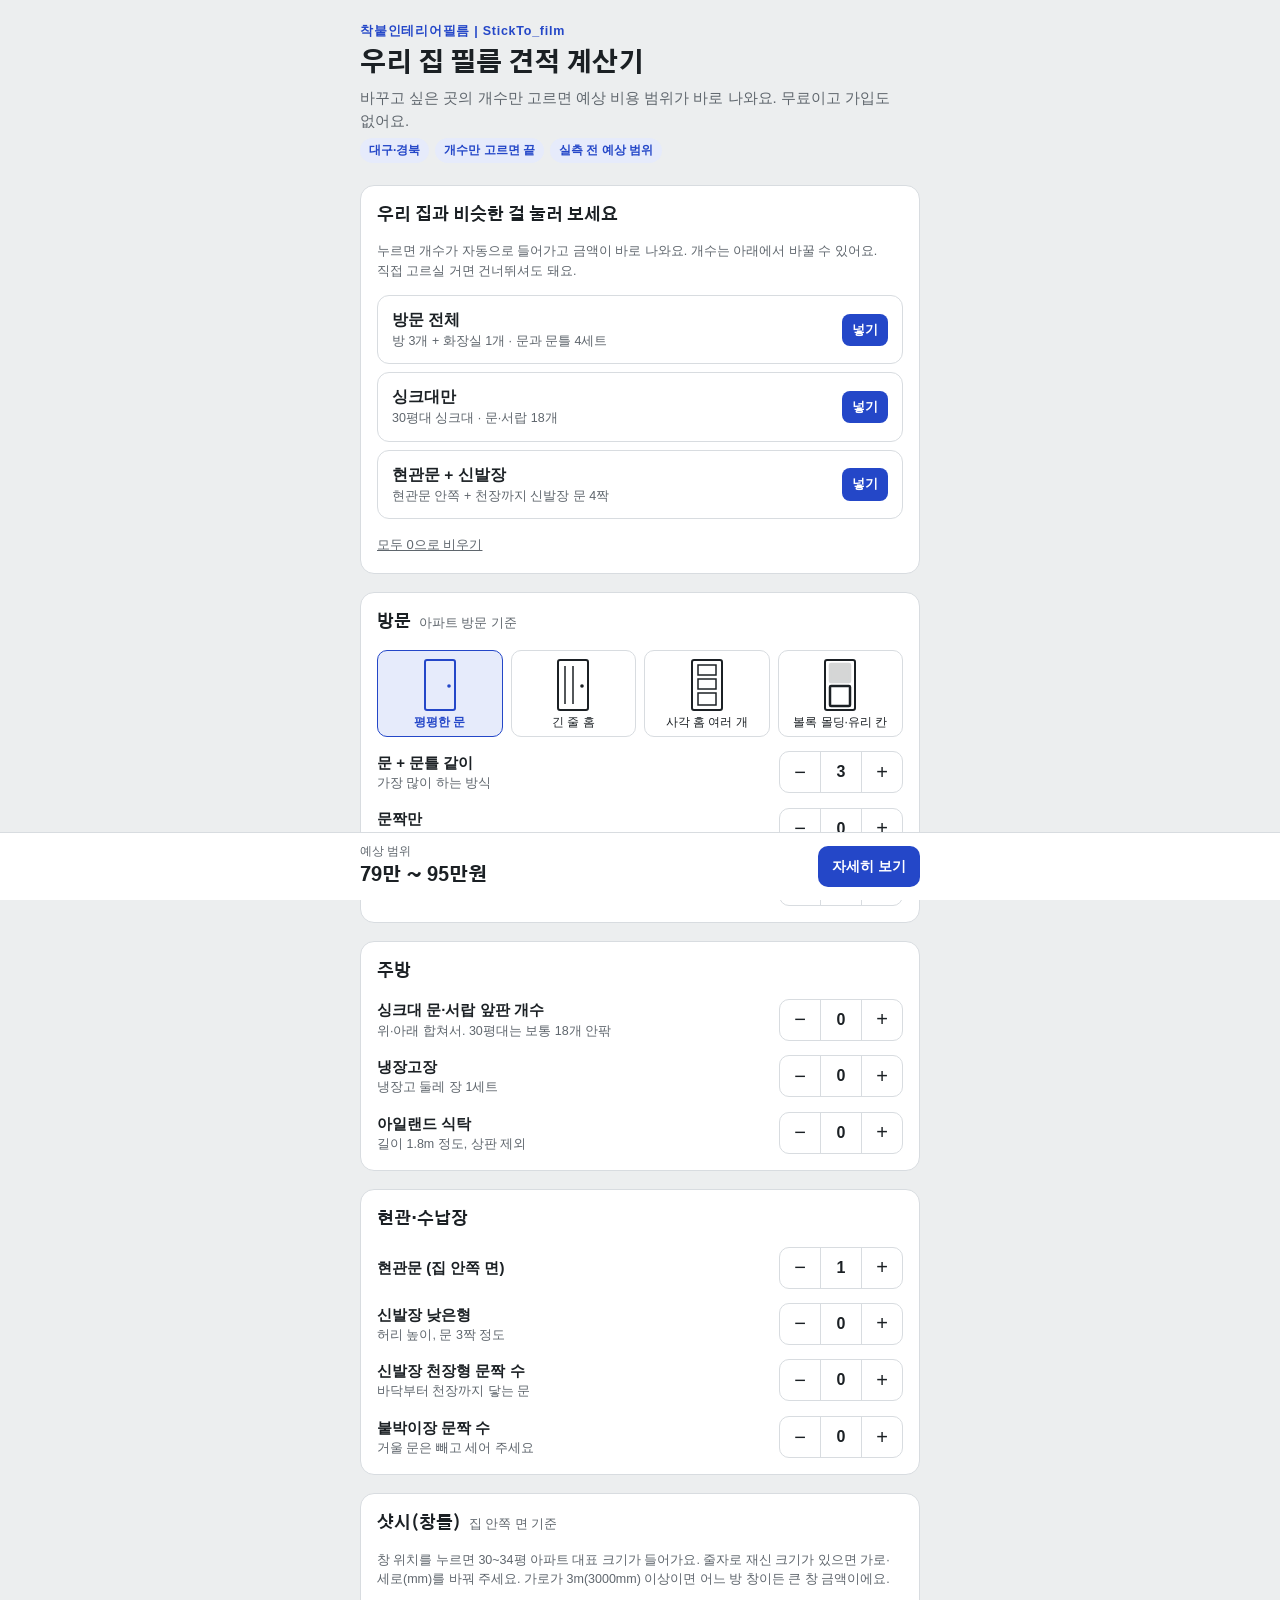
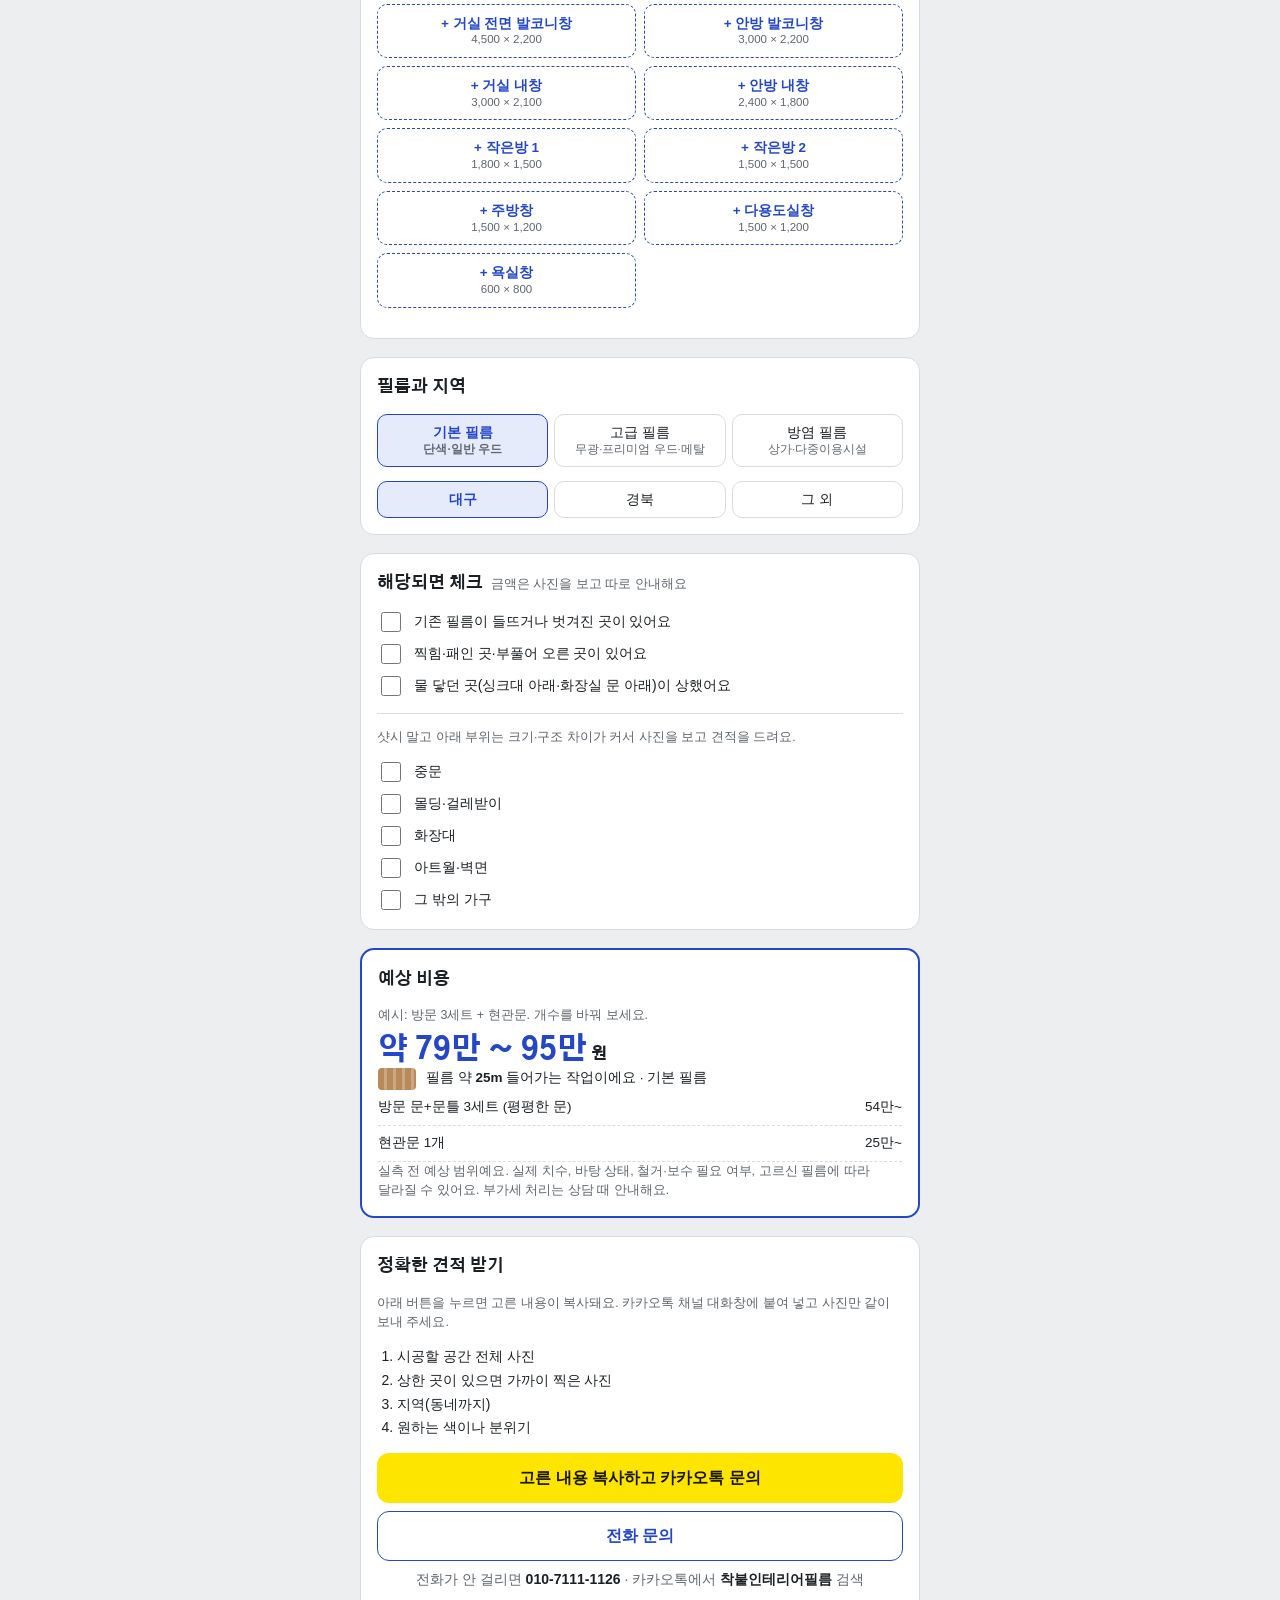
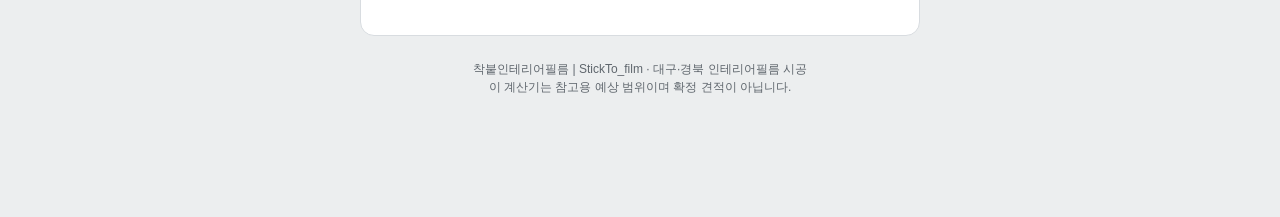
<file: calculator/index.html>
<!doctype html>
<html lang="ko">
<head>
<meta charset="utf-8">
<meta name="viewport" content="width=device-width,initial-scale=1,viewport-fit=cover">
<!-- 문자·카톡으로 링크를 보냈을 때 미리보기 -->
<meta property="og:type" content="website">
<meta property="og:url" content="https://capslove1.github.io/calculator/">
<meta property="og:title" content="우리 집 필름 견적 계산기 | 착붙인테리어필름">
<meta property="og:description" content="방문·싱크대·현관문·신발장 개수만 고르면 예상 비용 범위가 나와요. 무료, 가입 없음.">
<meta property="og:image" content="https://capslove1.github.io/img/kitchen-gray-wide.jpg">
<!-- 앱(홈 화면 설치)용 설정 -->
<link rel="manifest" href="manifest.webmanifest">
<meta name="theme-color" content="#2447c8">
<link rel="apple-touch-icon" href="apple-touch-icon.png">
<meta name="apple-mobile-web-app-capable" content="yes">
<meta name="mobile-web-app-capable" content="yes">
<meta name="apple-mobile-web-app-title" content="필름 견적">
<style>:root{padding-top:env(safe-area-inset-top,0px);padding-bottom:env(safe-area-inset-bottom,0px)}body{margin:0}img{max-width:100%}[hidden]{display:none!important}</style>
<title>우리 집 필름 견적 계산기</title>
<meta name="claude:viewport-fit-sides" content="cover">
<meta name="description" content="착붙인테리어필름 | StickTo_film — 방문·싱크대·현관문 등 개수만 고르면 인테리어필름 예상 비용 범위를 보여 드려요. 무료, 가입 없음.">
<link rel="preconnect" href="https://fonts.googleapis.com">
<link rel="preconnect" href="https://fonts.gstatic.com" crossorigin>
<link rel="stylesheet" href="https://fonts.googleapis.com/css2?family=Gothic+A1:wght@400;500;600;700;800&display=swap">
</head>
<body>
<style>
/* Layout: 한 줄 세로 흐름. 위에서 부위 고르기 → 아래 고정 결과 바 → 결과 카드와 문의 버튼 */
:root{
  --bg:#eceeef; --surface:#ffffff; --ink:#1b2024; --muted:#5f666d; --line:#d8dce0;
  --brand:#2447c8; --brand-ink:#ffffff; --brand-soft:#e6ebfb; --film:#b88a5a; --warn:#9a5b12; --warn-soft:#fbf0de;
  --kakao:#fee500; --kakao-ink:#191600;
  --f-head:"Gothic A1","Apple SD Gothic Neo","Malgun Gothic",sans-serif;
  --f-body:"Apple SD Gothic Neo","Malgun Gothic",sans-serif;
}
@media (prefers-color-scheme: dark){:root:not([data-theme="light"]){
  --bg:#111417; --surface:#1a1e22; --ink:#e8ebee; --muted:#9aa2aa; --line:#2c3238;
  --brand:#8ea6ff; --brand-ink:#0d1430; --brand-soft:#1c2547; --film:#d3a877; --warn:#e9b467; --warn-soft:#33281a; color-scheme:dark}}
:root[data-theme="dark"]{
  --bg:#111417; --surface:#1a1e22; --ink:#e8ebee; --muted:#9aa2aa; --line:#2c3238;
  --brand:#8ea6ff; --brand-ink:#0d1430; --brand-soft:#1c2547; --film:#d3a877; --warn:#e9b467; --warn-soft:#33281a; color-scheme:dark}
*{box-sizing:border-box}
body{background:var(--bg);color:var(--ink);font-family:var(--f-body);word-break:keep-all;overflow-wrap:anywhere;font-size:15px;line-height:1.55;
  padding-left:max(16px,env(safe-area-inset-left,0px));padding-right:max(16px,env(safe-area-inset-right,0px));padding-block:0 120px}
.wrap{max-width:560px;margin:0 auto;display:flex;flex-direction:column;gap:18px}
header{padding-block:22px 4px;display:flex;flex-direction:column;gap:6px}
.brand{font-size:12.5px;letter-spacing:.06em;color:var(--brand);font-weight:600}
h1{font-family:var(--f-head);font-weight:800;font-size:26px;line-height:1.25;margin:0;text-wrap:balance}
.lead{color:var(--muted);margin:0}
.chips{display:flex;flex-wrap:wrap;gap:6px}
.chip{font-size:12px;background:var(--brand-soft);color:var(--brand);padding:3px 9px;border-radius:999px;font-weight:600}
section.card{background:var(--surface);border:1px solid var(--line);border-radius:14px;padding:16px;display:flex;flex-direction:column;gap:14px}
h2{font-family:var(--f-head);font-size:17px;margin:0;display:flex;align-items:baseline;gap:8px}
h2 small{font-family:var(--f-body);font-weight:400;font-size:12.5px;color:var(--muted)}
.row{display:flex;align-items:center;justify-content:space-between;gap:12px}
.row .lbl{min-width:0;display:flex;flex-direction:column}
.row .lbl b{font-weight:600}
.row .lbl span{font-size:12.5px;color:var(--muted)}
.step{display:flex;align-items:center;border:1px solid var(--line);border-radius:10px;overflow:hidden;flex:none}
.step button{width:40px;height:40px;border:0;background:transparent;color:var(--ink);font-size:20px;cursor:pointer}
.step button:active{background:var(--brand-soft)}
.step input{width:42px;height:40px;border:0;border-inline:1px solid var(--line);text-align:center;font:600 16px var(--f-body);background:transparent;color:var(--ink);font-variant-numeric:tabular-nums;-moz-appearance:textfield}
.step input::-webkit-outer-spin-button,.step input::-webkit-inner-spin-button{-webkit-appearance:none;margin:0}
button:focus-visible,input:focus-visible,a:focus-visible,label:focus-within{outline:2px solid var(--brand);outline-offset:2px}
.shapes{display:grid;grid-template-columns:repeat(4,1fr);gap:8px}
.shape{position:relative;border:1.5px solid var(--line);border-radius:10px;padding:8px 4px 6px;display:flex;flex-direction:column;align-items:center;gap:4px;cursor:pointer;font-size:12px;text-align:center;line-height:1.25}
.shape input{position:absolute;opacity:0;pointer-events:none}
.shape svg{width:34px;height:52px}
.shape:has(input:checked){border-color:var(--brand);background:var(--brand-soft);color:var(--brand);font-weight:600}
.seg{display:grid;grid-template-columns:repeat(3,1fr);gap:6px}
.seg label{border:1.5px solid var(--line);border-radius:10px;padding:9px 6px;text-align:center;font-size:13.5px;cursor:pointer;display:flex;flex-direction:column;line-height:1.3}
.seg label small{font-size:11.5px;color:var(--muted)}
.seg input{position:absolute;opacity:0;pointer-events:none}
.seg label:has(input:checked){border-color:var(--brand);background:var(--brand-soft);color:var(--brand);font-weight:600}
.checks{display:flex;flex-direction:column;gap:8px}
.check{display:flex;gap:10px;align-items:flex-start;font-size:14px;cursor:pointer}
.addwin{display:grid;grid-template-columns:1fr 1fr;gap:8px}
.addwin button{border:1.5px dashed var(--brand);background:transparent;color:var(--brand);border-radius:10px;padding:10px 8px;font:600 13.5px var(--f-body);cursor:pointer;line-height:1.3}
.addwin button small{display:block;font-weight:400;font-size:11.5px;color:var(--muted)}
.win{border:1px solid var(--line);border-radius:12px;padding:12px;display:flex;flex-direction:column;gap:10px}
.win .top{display:flex;justify-content:space-between;align-items:center;gap:8px}
.win .top b{font-size:15px}
.win .del{border:0;background:none;color:var(--muted);font:inherit;font-size:13px;text-decoration:underline;cursor:pointer}
.win .size{display:flex;align-items:center;gap:6px;flex-wrap:wrap;font-size:13.5px}
.win .size input{width:78px;height:38px;border:1px solid var(--line);border-radius:8px;text-align:center;font:600 15px var(--f-body);background:transparent;color:var(--ink);font-variant-numeric:tabular-nums}
.win .meta{font-size:12.5px;color:var(--muted)}
.check input{width:20px;height:20px;accent-color:var(--brand);flex:none;margin-top:1px}
.divider{height:1px;background:var(--line)}
.note{font-size:12.5px;color:var(--muted);margin:0}
.presets{display:flex;flex-direction:column;gap:8px}
.presets button{display:flex;align-items:center;justify-content:space-between;gap:12px;text-align:left;border:1.5px solid var(--line);background:var(--surface);color:var(--ink);border-radius:12px;padding:12px 14px;font:inherit;cursor:pointer}
.presets button b{display:block;font-size:15.5px}
.presets button span{display:block;font-size:12.5px;color:var(--muted)}
.presets button i{font-style:normal;flex:none;font-size:13px;font-weight:700;color:var(--brand-ink);background:var(--brand);border-radius:8px;padding:6px 10px}
.presets button.on{border-color:var(--brand);background:var(--brand-soft)}
.presets button.on i{background:transparent;color:var(--brand)}
#presetMsg{font-size:14px;color:var(--brand);font-weight:600;margin:0}
#presetMsg:empty{display:none}
.linkbtn{align-self:flex-start;border:0;background:none;color:var(--muted);text-decoration:underline;font:inherit;font-size:13px;padding:2px 0;cursor:pointer}
/* 결과 */
#result{border:2px solid var(--brand)}
.big{font-family:var(--f-head);font-weight:800;font-size:30px;line-height:1.2;font-variant-numeric:tabular-nums;color:var(--brand)}
.big small{font-size:16px;color:var(--ink)}
.film{display:flex;align-items:center;gap:10px;font-size:13.5px}
.roll{width:38px;height:22px;border-radius:4px;background:repeating-linear-gradient(90deg,var(--film) 0 6px,color-mix(in srgb,var(--film) 75%,var(--surface)) 6px 9px);flex:none}
table{width:100%;border-collapse:collapse;font-size:13.5px;font-variant-numeric:tabular-nums}
td{padding:7px 0;border-bottom:1px dashed var(--line);vertical-align:top}
td:last-child{text-align:right;white-space:nowrap;padding-left:10px}
.flag{background:var(--warn-soft);color:var(--warn);border-radius:10px;padding:10px 12px;font-size:13px;display:flex;flex-direction:column;gap:4px}
.empty{color:var(--muted);font-size:14px}
.cta{display:flex;flex-direction:column;gap:8px}
.btn{display:flex;align-items:center;justify-content:center;gap:8px;min-height:50px;border-radius:12px;border:0;font:700 16px var(--f-body);cursor:pointer;text-decoration:none}
.btn.kakao{background:var(--kakao);color:var(--kakao-ink)}
.btn.line{background:transparent;border:1.5px solid var(--brand);color:var(--brand)}
.phone{font-size:14px;text-align:center;color:var(--muted)}
.phone b{color:var(--ink);user-select:all;font-variant-numeric:tabular-nums}
#copied{font-size:13px;color:var(--brand);text-align:center;min-height:20px}
#copyBox{width:100%;min-height:140px;font:13px var(--f-body);border:1px solid var(--line);border-radius:10px;padding:10px;background:var(--bg);color:var(--ink)}
ol.photos{margin:0;padding-left:20px;font-size:14px;display:flex;flex-direction:column;gap:2px}
/* 아래 고정 요약 바 */
.bar{position:fixed;left:0;right:0;bottom:0;background:var(--surface);border-top:1px solid var(--line);
  padding:10px max(16px,env(safe-area-inset-right,0px)) calc(10px + env(safe-area-inset-bottom,0px)) max(16px,env(safe-area-inset-left,0px));z-index:5}
.bar .in{max-width:560px;margin:0 auto;display:flex;align-items:center;justify-content:space-between;gap:12px}
.bar .v{font-family:var(--f-head);font-weight:800;font-size:19px;font-variant-numeric:tabular-nums}
.bar .k{font-size:11.5px;color:var(--muted)}
.bar a{background:var(--brand);color:var(--brand-ink);border-radius:10px;padding:10px 14px;font-weight:700;text-decoration:none;font-size:14px;white-space:nowrap}
.install{display:flex;align-items:center;justify-content:space-between;gap:12px;background:var(--brand-soft);border-radius:12px;padding:10px 12px;font-size:13.5px}
.install button{flex:none;border:0;background:var(--brand);color:var(--brand-ink);border-radius:9px;padding:8px 12px;font:700 13.5px var(--f-body);cursor:pointer}
#iosTip{font-size:13px;color:var(--ink);margin:0}
footer{font-size:12px;color:var(--muted);text-align:center;padding-top:6px}
@media (prefers-reduced-motion:no-preference){.big{transition:color .2s}}
</style>

<div class="wrap">
  <header>
    <div class="brand">착붙인테리어필름 | StickTo_film</div>
    <h1>우리 집 필름 견적 계산기</h1>
    <p class="lead">바꾸고 싶은 곳의 개수만 고르면 예상 비용 범위가 바로 나와요. 무료이고 가입도 없어요.</p>
    <div class="install" id="installBox" hidden>
      <span id="installText">휴대폰 홈 화면에 앱처럼 깔아 두고 바로 열 수 있어요.</span>
      <button type="button" id="installBtn">앱으로 설치</button>
    </div>
    <p id="iosTip" hidden>아이폰: 아래쪽 공유 버튼(네모에 화살표) → "홈 화면에 추가"를 누르면 앱처럼 깔려요.</p>
    <div class="chips"><span class="chip">대구·경북</span><span class="chip">개수만 고르면 끝</span><span class="chip">실측 전 예상 범위</span></div>
  </header>

  <section class="card" aria-labelledby="h-preset">
    <h2 id="h-preset">우리 집과 비슷한 걸 눌러 보세요</h2>
    <p class="note" style="margin:0">누르면 개수가 자동으로 들어가고 금액이 바로 나와요. 개수는 아래에서 바꿀 수 있어요. 직접 고르실 거면 건너뛰셔도 돼요.</p>
    <div class="presets">
      <button type="button" data-preset="doors" data-name="방문 4세트를"><div><b>방문 전체</b><span>방 3개 + 화장실 1개 · 문과 문틀 4세트</span></div><i>넣기</i></button>
      <button type="button" data-preset="kitchen" data-name="싱크대를"><div><b>싱크대만</b><span>30평대 싱크대 · 문·서랍 18개</span></div><i>넣기</i></button>
      <button type="button" data-preset="entry" data-name="현관문과 신발장을"><div><b>현관문 + 신발장</b><span>현관문 안쪽 + 천장까지 신발장 문 4짝</span></div><i>넣기</i></button>
    </div>
    <p id="presetMsg" role="status"></p>
    <button type="button" class="linkbtn" data-preset="reset" data-name="">모두 0으로 비우기</button>
  </section>

  <section class="card" aria-labelledby="h-door">
    <h2 id="h-door">방문 <small>아파트 방문 기준</small></h2>
    <div class="shapes" role="radiogroup" aria-label="문 모양">
      <label class="shape"><input type="radio" name="shape" value="flat" id="shape-flat" checked>
        <svg viewBox="0 0 34 52" aria-hidden="true"><rect x="2" y="1" width="30" height="50" rx="2" fill="none" stroke="currentColor" stroke-width="2"/><circle cx="26" cy="27" r="1.8" fill="currentColor"/></svg>평평한 문</label>
      <label class="shape"><input type="radio" name="shape" value="line" id="shape-line">
        <svg viewBox="0 0 34 52" aria-hidden="true"><rect x="2" y="1" width="30" height="50" rx="2" fill="none" stroke="currentColor" stroke-width="2"/><path d="M9 7v38M17 7v38" stroke="currentColor" stroke-width="1.5" fill="none"/><circle cx="26" cy="27" r="1.8" fill="currentColor"/></svg>긴 줄 홈</label>
      <label class="shape"><input type="radio" name="shape" value="square" id="shape-square">
        <svg viewBox="0 0 34 52" aria-hidden="true"><rect x="2" y="1" width="30" height="50" rx="2" fill="none" stroke="currentColor" stroke-width="2"/><rect x="8" y="6" width="18" height="10" fill="none" stroke="currentColor" stroke-width="1.5"/><rect x="8" y="20" width="18" height="10" fill="none" stroke="currentColor" stroke-width="1.5"/><rect x="8" y="34" width="18" height="12" fill="none" stroke="currentColor" stroke-width="1.5"/></svg>사각 홈 여러 개</label>
      <label class="shape"><input type="radio" name="shape" value="mold" id="shape-mold">
        <svg viewBox="0 0 34 52" aria-hidden="true"><rect x="2" y="1" width="30" height="50" rx="2" fill="none" stroke="currentColor" stroke-width="2"/><rect x="7" y="5" width="20" height="18" rx="1" fill="currentColor" opacity=".18" stroke="currentColor" stroke-width="2.5"/><rect x="7" y="27" width="20" height="20" rx="1" fill="none" stroke="currentColor" stroke-width="2.5"/></svg>볼록 몰딩·유리 칸</label>
    </div>
    <div class="row"><div class="lbl"><b>문 + 문틀 같이</b><span>가장 많이 하는 방식</span></div><div class="step" data-for="set"></div></div>
    <div class="row"><div class="lbl"><b>문짝만</b><span>문틀은 그대로</span></div><div class="step" data-for="door"></div></div>
    <div class="row"><div class="lbl"><b>문틀만</b></div><div class="step" data-for="frame"></div></div>
  </section>

  <section class="card" aria-labelledby="h-kitchen">
    <h2 id="h-kitchen">주방</h2>
    <div class="row"><div class="lbl"><b>싱크대 문·서랍 앞판 개수</b><span>위·아래 합쳐서. 30평대는 보통 18개 안팎</span></div><div class="step" data-for="sink"></div></div>
    <div class="row"><div class="lbl"><b>냉장고장</b><span>냉장고 둘레 장 1세트</span></div><div class="step" data-for="fridge"></div></div>
    <div class="row"><div class="lbl"><b>아일랜드 식탁</b><span>길이 1.8m 정도, 상판 제외</span></div><div class="step" data-for="island"></div></div>
  </section>

  <section class="card" aria-labelledby="h-entry">
    <h2 id="h-entry">현관·수납장</h2>
    <div class="row"><div class="lbl"><b>현관문 (집 안쪽 면)</b></div><div class="step" data-for="entrance"></div></div>
    <div class="row"><div class="lbl"><b>신발장 낮은형</b><span>허리 높이, 문 3짝 정도</span></div><div class="step" data-for="shoeLow"></div></div>
    <div class="row"><div class="lbl"><b>신발장 천장형 문짝 수</b><span>바닥부터 천장까지 닿는 문</span></div><div class="step" data-for="shoeTall"></div></div>
    <div class="row"><div class="lbl"><b>붙박이장 문짝 수</b><span>거울 문은 빼고 세어 주세요</span></div><div class="step" data-for="closet"></div></div>
  </section>

  <section class="card" aria-labelledby="h-win">
    <h2 id="h-win">샷시(창틀) <small>집 안쪽 면 기준</small></h2>
    <p class="note" style="margin:0">창 위치를 누르면 30~34평 아파트 대표 크기가 들어가요. 줄자로 재신 크기가 있으면 가로·세로(mm)를 바꿔 주세요. 가로가 3m(3000mm) 이상이면 어느 방 창이든 큰 창 금액이에요.</p>
    <div class="addwin">
      <button type="button" data-win="lbal">+ 거실 전면 발코니창<small>4,500 × 2,200</small></button>
      <button type="button" data-win="mbal">+ 안방 발코니창<small>3,000 × 2,200</small></button>
      <button type="button" data-win="lin">+ 거실 내창<small>3,000 × 2,100</small></button>
      <button type="button" data-win="min">+ 안방 내창<small>2,400 × 1,800</small></button>
      <button type="button" data-win="r1">+ 작은방 1<small>1,800 × 1,500</small></button>
      <button type="button" data-win="r2">+ 작은방 2<small>1,500 × 1,500</small></button>
      <button type="button" data-win="kit">+ 주방창<small>1,500 × 1,200</small></button>
      <button type="button" data-win="util">+ 다용도실창<small>1,500 × 1,200</small></button>
      <button type="button" data-win="bath">+ 욕실창<small>600 × 800</small></button>
    </div>
    <div id="winList" style="display:flex;flex-direction:column;gap:8px"></div>
  </section>

  <section class="card" aria-labelledby="h-opt">
    <h2 id="h-opt">필름과 지역</h2>
    <div class="seg" role="radiogroup" aria-label="필름 종류">
      <label><input type="radio" name="grade" value="basic" id="grade-basic" checked>기본 필름<small>단색·일반 우드</small></label>
      <label><input type="radio" name="grade" value="premium" id="grade-premium">고급 필름<small>무광·프리미엄 우드·메탈</small></label>
      <label><input type="radio" name="grade" value="fire" id="grade-fire">방염 필름<small>상가·다중이용시설</small></label>
    </div>
    <div class="seg" role="radiogroup" aria-label="지역">
      <label><input type="radio" name="area" value="대구" id="area-daegu" checked>대구</label>
      <label><input type="radio" name="area" value="경북" id="area-gb">경북</label>
      <label><input type="radio" name="area" value="그 외 지역" id="area-etc">그 외</label>
    </div>
  </section>

  <section class="card" aria-labelledby="h-more">
    <h2 id="h-more">해당되면 체크 <small>금액은 사진을 보고 따로 안내해요</small></h2>
    <div class="checks">
      <label class="check"><input type="checkbox" id="c-old" data-cond="기존 필름이 들뜨거나 벗겨진 곳이 있어요">기존 필름이 들뜨거나 벗겨진 곳이 있어요</label>
      <label class="check"><input type="checkbox" id="c-dent" data-cond="찍힘·패인 곳·부풀어 오른 곳이 있어요">찍힘·패인 곳·부풀어 오른 곳이 있어요</label>
      <label class="check"><input type="checkbox" id="c-wet" data-cond="물이 닿던 곳(싱크대 아래·화장실 문 아래)이 상했어요">물 닿던 곳(싱크대 아래·화장실 문 아래)이 상했어요</label>
    </div>
    <div class="divider"></div>
    <p class="note">샷시 말고 아래 부위는 크기·구조 차이가 커서 사진을 보고 견적을 드려요.</p>
    <div class="checks">
      <label class="check"><input type="checkbox" id="x-middoor" data-extra="중문">중문</label>
      <label class="check"><input type="checkbox" id="x-molding" data-extra="몰딩·걸레받이">몰딩·걸레받이</label>
      <label class="check"><input type="checkbox" id="x-vanity" data-extra="화장대">화장대</label>
      <label class="check"><input type="checkbox" id="x-wall" data-extra="아트월·벽면">아트월·벽면</label>
      <label class="check"><input type="checkbox" id="x-etc" data-extra="그 밖의 가구">그 밖의 가구</label>
    </div>
  </section>

  <section class="card" id="result" aria-labelledby="h-result" aria-live="polite">
    <h2 id="h-result">예상 비용</h2>
    <div id="resBody"></div>
  </section>

  <section class="card" aria-labelledby="h-ask">
    <h2 id="h-ask">정확한 견적 받기</h2>
    <p class="note" style="margin:0">아래 버튼을 누르면 고른 내용이 복사돼요. 카카오톡 채널 대화창에 붙여 넣고 사진만 같이 보내 주세요.</p>
    <ol class="photos">
      <li>시공할 공간 전체 사진</li>
      <li>상한 곳이 있으면 가까이 찍은 사진</li>
      <li>지역(동네까지)</li>
      <li>원하는 색이나 분위기</li>
    </ol>
    <div class="cta">
      <a class="btn kakao" id="kakaoBtn" href="https://pf.kakao.com/_gzWJX/chat" target="_blank" rel="noopener">고른 내용 복사하고 카카오톡 문의</a>
      <a class="btn line" href="tel:01071111126">전화 문의</a>
      <div class="phone">전화가 안 걸리면 <b>010-7111-1126</b> · 카카오톡에서 <b>착붙인테리어필름</b> 검색</div>
      <div id="copied" role="status"></div>
      <textarea id="copyBox" hidden readonly aria-label="복사할 견적 내용"></textarea>
    </div>
  </section>

  <footer>착붙인테리어필름 | StickTo_film · 대구·경북 인테리어필름 시공<br>이 계산기는 참고용 예상 범위이며 확정 견적이 아닙니다.</footer>
</div>

<div class="bar" aria-hidden="false">
  <div class="in">
    <div><div class="k">예상 범위</div><div class="v" id="barV">-</div></div>
    <a href="#result">자세히 보기</a>
  </div>
</div>

<script>
(function(){
  // ── 단가 (근거: 견적·시공기록표 기준값/간편견적/단가산출 시트, 2026-11-11 사용자 확인값) ──
  // 문짝 단가: 평평 10만 / 줄 홈 12만 / 사각 홈 15만 / 몰딩·유리 15만~ (사용자 확인)
  // 문+문틀 세트 = 문 단가 + 문틀 8만 (민자 세트 18만, 조사 평균) / 문틀만 10만
  var DOOR = {flat:100000, line:120000, square:150000, mold:150000};
  var SHAPE_NAME = {flat:"평평한 문", line:"긴 줄 홈", square:"사각 홈", mold:"볼록 몰딩·유리 칸"};
  var FRAME_IN_SET = 80000, FRAME_ONLY = 100000;
  var P = {
    entrance:250000,   // 현관문 실내측: 시세 25만~40만의 하단
    shoeLow:150000,    // 낮은 신발장: 시세 시작가 15만~
    shoeTallDoor:65000,// 천장형 신발장 문짝 6.5만 + 측판 6만 (단가산출)
    shoeSide:60000,
    sinkDoor:35000,    // 싱크대 문·서랍 3.5만 + 측판·걸레받이 7만 (30평대 18짝 = 70만)
    sinkSide:70000,
    fridge:250000,     // 냉장고장 겉면: 시세 25만~55만의 하단
    island:255000,     // 아일랜드 중형: 단가산출 25.5만
    closetSolo:50000,  // 붙박이장 단독 짝당 5만 (사용자 확인)
    closetBundle:43000,// 전체 공사와 같이 할 때 짝당 약 4.3만 (울산 현장)
    closetSmallMin:400000, closetSmallMax:500000 // 붙박이장만 문 3~4짝: 40~50만 (사용자 확인)
  };
  // 필름 사용량(m): 사용자 경험치·조사 추정
  var M = {set:6.5, door:4.5, frame:2.5, entrance:5, shoeLow:3, shoeTallDoor:1.15, shoeSide:2.4,
           sinkDoor:0.425, sinkSide:2.5, fridge:10.2, island:5.5, closetDoor:1.15, closetSide:2.4};
  // 필름 종류별 m당 추가 (자재 차이만, 기본 6,500원 대비): 고급 +3,000~6,500 / 방염 +4,000~8,500
  var GRADE = {basic:[0,0,"기본 필름"], premium:[3000,6500,"고급 필름"], fire:[4000,8500,"방염 필름"]};
  var SPREAD = 0.2;          // 현장 상태·치수 차이 폭 (위쪽 +20%)
  var MIN_JOB = 100000;      // 최소 시공 금액 (당근 "10만원부터")
  var BUNDLE_FROM = 500000;  // 다른 부위 합계가 이 이상이면 붙박이장 묶음 단가

  // ── 샷시: 인수인계 4-2 과거 단가 (작은·큰 창 15만, 거실 대형 20만, 거실 이중창 60만) ──
  // 가로 3m 이상이면 창 종류 상관없이 대형(사용자 확인 2026-11-19). 기본 크기: 거실 4500x2300(사용자 예시), 나머지는 유리지갑 24·34평 표준 프리셋(2026-09). 이중창(안쪽+바깥쪽 두 겹)은 거실 60만, 나머지는 한 겹 x2(가정)
  // 기본 크기: 사용자 제공 '아파트 샷시 대표 규격표'(30~34평, 사전 견적용 추정치, 2026-11-19)
  // 필름 m 추정: 바깥 틀 둘레 x (틀 폭 + 감싸기 5cm) + 창짝(한 겹 2짝) 둘레 x 13cm, 합친 면적 ÷ 122cm 폭 ÷ 재단 효율 85%
  //  틀 폭: 단창 130mm, 이중창 250mm (사용자 제공 프레임 폭 표). 영림 블로그 계산법(긴 쪽+10cm, 두 겹 x2)과 비교해 비슷함
  var WIN_TYPES = {lbal:["거실 전면 발코니창",4500,2200,true], mbal:["안방 발코니창",3000,2200,false], lin:["거실 내창",3000,2100,true], min:["안방 내창",2400,1800,true], r1:["작은방 1",1800,1500,true], r2:["작은방 2",1500,1500,true], kit:["주방창",1500,1200,false], util:["다용도실창",1500,1200,false], bath:["욕실창",600,800,false]};
  var WIN_SINGLE = 150000, WIN_BIG = 200000, WIN_BIG_DOUBLE = 600000, WIN_BIG_FROM = 3000;
  var wins = [], winSeq = 0;
  function winPrice(w){ var big = w.w >= WIN_BIG_FROM; if(w.dbl) return big ? WIN_BIG_DOUBLE : WIN_SINGLE*2; return big ? WIN_BIG : WIN_SINGLE; }
  function winMeters(w){
    var W=w.w/1000, H=w.h/1000, frame=(w.dbl?0.25:0.13)+0.05, sashes=w.dbl?4:2;
    var area = 2*(W+H)*frame + sashes*2*(W/2+H)*0.13;
    return area/1.22/0.85;
  }
  function renderWins(){
    var box = document.getElementById("winList"); box.innerHTML = "";
    wins.forEach(function(w){
      var d = document.createElement("div"); d.className = "win";
      d.innerHTML = '<div class="top"><b>'+w.name+'</b><button type="button" class="del">빼기</button></div>'+
        '<div class="size">가로 <input type="number" inputmode="numeric" id="ww-'+w.id+'" value="'+w.w+'" aria-label="가로 mm"> × 세로 <input type="number" inputmode="numeric" id="wh-'+w.id+'" value="'+w.h+'" aria-label="세로 mm"> mm</div>'+
        '<label class="check"><input type="checkbox" id="wd-'+w.id+'"'+(w.dbl?' checked':'')+'>안쪽·바깥쪽 두 겹 다 (이중창)</label>'+
        '<div class="meta"></div>';
      var ins = d.querySelectorAll("input");
      ins[0].oninput = function(){ w.w = parseInt(ins[0].value,10)||0; calc(); };
      ins[1].oninput = function(){ w.h = parseInt(ins[1].value,10)||0; calc(); };
      ins[2].onchange = function(){ w.dbl = ins[2].checked; calc(); };
      d.querySelector(".del").onclick = function(){ wins = wins.filter(function(x){return x!==w}); renderWins(); calc(); };
      w.meta = d.querySelector(".meta");
      box.appendChild(d);
    });
  }
  document.querySelectorAll("[data-win]").forEach(function(b){
    b.onclick = function(){ var t = WIN_TYPES[b.getAttribute("data-win")]; wins.push({id:++winSeq, name:t[0], w:t[1], h:t[2], dbl:t[3]}); renderWins(); calc(); };
  });

  var KEYS = ["set","door","frame","sink","fridge","island","entrance","shoeLow","shoeTall","closet"];
  var q = {}; KEYS.forEach(function(k){q[k]=0});
  var inputs = {};

  document.querySelectorAll(".step").forEach(function(box){
    var k = box.getAttribute("data-for");
    box.innerHTML = '<button type="button" aria-label="줄이기">−</button><input type="number" inputmode="numeric" min="0" max="60" value="0" id="n-'+k+'" aria-label="개수"><button type="button" aria-label="늘리기">+</button>';
    var b = box.querySelectorAll("button"), inp = box.querySelector("input");
    inputs[k] = inp;
    b[0].onclick = function(){ set(k, q[k]-1); clearPreset(); };
    b[1].onclick = function(){ set(k, q[k]+1); clearPreset(); };
    inp.oninput = function(){ set(k, parseInt(inp.value,10)||0, true) };
  });
  function set(k, v, typing){ v=Math.max(0,Math.min(60,v)); q[k]=v; if(!typing) inputs[k].value=v; calc(); }
  function clearPreset(){ document.querySelectorAll(".presets button").forEach(function(b){ b.classList.remove("on"); b.querySelector("i").textContent="넣기"; }); var m=document.getElementById("presetMsg"); if(m) m.textContent=""; }
  document.querySelectorAll("input[type=radio],input[type=checkbox]").forEach(function(el){ el.onchange = calc; });

  var PRESETS = {
    doors:{set:4}, kitchen:{sink:18}, entry:{entrance:1, shoeTall:4},
    reset:{}
  };
  document.querySelectorAll("[data-preset]").forEach(function(btn){
    btn.onclick = function(){
      var p = PRESETS[btn.getAttribute("data-preset")];
      KEYS.forEach(function(k){ q[k]=p[k]||0; inputs[k].value=q[k]; });
      if(btn.getAttribute("data-preset")==="reset"){ wins=[]; renderWins(); }
      calc();
      document.querySelectorAll(".presets button").forEach(function(b){ b.classList.toggle("on", b===btn); b.querySelector("i").textContent = b===btn ? "✓ 들어감" : "넣기"; });
      var name = btn.getAttribute("data-name"), bar = document.getElementById("barV").textContent;
      document.getElementById("presetMsg").textContent = name ? name+" 넣었어요. 예상 "+bar+" · 아래에서 개수를 바꿔 보세요." : "모두 비웠어요. 아래에서 직접 골라 주세요.";
    };
  });

  function won(n){ return Math.round(n/10000).toLocaleString("ko-KR") + "만"; }
  function val(name){ var el=document.querySelector('input[name="'+name+'"]:checked'); return el?el.value:""; }

  var lastText = "";
  function calc(){
    var shape = val("shape"), grade = GRADE[val("grade")], area = val("area");
    var lines = [], base = 0, meters = 0;
    function add(label, amount, m, desc){ if(amount<=0) return; lines.push([label, amount, desc||""]); base += amount; meters += m; }

    add("방문 문+문틀 "+q.set+"세트 ("+SHAPE_NAME[shape]+")", q.set*(DOOR[shape]+FRAME_IN_SET), q.set*M.set);
    add("방문 문짝만 "+q.door+"짝 ("+SHAPE_NAME[shape]+")", q.door*DOOR[shape], q.door*M.door);
    add("문틀만 "+q.frame+"개", q.frame*FRAME_ONLY, q.frame*M.frame);
    if(q.sink>0) add("싱크대 문·서랍 "+q.sink+"개 + 옆판·걸레받이", q.sink*P.sinkDoor+P.sinkSide, q.sink*M.sinkDoor+M.sinkSide);
    add("냉장고장 "+q.fridge+"세트", q.fridge*P.fridge, q.fridge*M.fridge);
    add("아일랜드 "+q.island+"개", q.island*P.island, q.island*M.island);
    add("현관문 "+q.entrance+"개", q.entrance*P.entrance, q.entrance*M.entrance);
    add("신발장 낮은형 "+q.shoeLow+"개", q.shoeLow*P.shoeLow, q.shoeLow*M.shoeLow);
    wins.forEach(function(w){
      if(w.w<=0||w.h<=0){ if(w.meta) w.meta.textContent="가로·세로를 넣어 주세요"; return; }
      var pr = winPrice(w);
      add("샷시 "+w.name+" "+w.w+"×"+w.h+(w.dbl?" 두 겹":" 한 겹"), pr, winMeters(w));
      if(w.meta) w.meta.textContent = (w.w>=WIN_BIG_FROM?"가로 3m 이상 큰 창 기준":"일반 창 기준")+" · 약 "+won(pr)+"원~ · 필름 약 "+winMeters(w).toFixed(1)+"m";
    });
    if(q.shoeTall>0) add("신발장 천장형 문 "+q.shoeTall+"짝 + 옆판", q.shoeTall*P.shoeTallDoor+P.shoeSide, q.shoeTall*M.shoeTallDoor+M.shoeSide);

    // 붙박이장
    var closetLow = 0, closetHigh = 0, closetOnlySmall = false;
    if(q.closet>0){
      var others = base;
      var unit = others >= BUNDLE_FROM ? P.closetBundle : P.closetSolo;
      closetLow = q.closet*unit;
      closetHigh = closetLow*(1+SPREAD);
      var desc = others >= BUNDLE_FROM ? "다른 부위와 같이 해서 짝당 약 4.3만" : "짝당 5만";
      if(others===0 && closetLow < P.closetSmallMin){ closetLow=P.closetSmallMin; closetHigh=P.closetSmallMax; closetOnlySmall=true; desc="문이 적어도 준비·장비는 같아 기본 40만~"; }
      lines.push(["붙박이장 문 "+q.closet+"짝", closetLow, desc]);
      meters += q.closet*M.closetDoor + M.closetSide;
    }

    var gradeLow = meters*grade[0], gradeHigh = meters*grade[1];
    var low = base + closetLow + gradeLow;
    var high = base*(1+SPREAD) + closetHigh + gradeHigh;
    var minApplied = false;
    if(low>0 && low<MIN_JOB){ low=MIN_JOB; high=Math.max(high,MIN_JOB*1.5); minApplied=true; }
    low = Math.floor(low/10000)*10000; high = Math.ceil(high/10000)*10000;

    var conds = [].map.call(document.querySelectorAll("[data-cond]:checked"), function(e){return e.getAttribute("data-cond")});
    var extras = [].map.call(document.querySelectorAll("[data-extra]:checked"), function(e){return e.getAttribute("data-extra")});

    var out = document.getElementById("resBody"), bar = document.getElementById("barV");
    if(lines.length===0){
      out.innerHTML = '<p class="empty">위에서 개수를 골라 주세요. '+(extras.length?'체크한 부위('+extras.join(", ")+')는 사진을 보고 견적을 드려요.':'')+'</p>';
      bar.textContent = extras.length ? "사진 견적" : "-";
      lastText = buildText([], 0, 0, 0, grade, area, conds, extras);
      return;
    }
    var html = '<div class="big">약 '+won(low)+' ~ '+won(high)+'<small> 원</small></div>';
    html += '<div class="film"><span class="roll" aria-hidden="true"></span><span>필름 약 <b>'+Math.round(meters)+'m</b> 들어가는 작업이에요 · '+grade[2]+'</span></div>';
    html += '<table><tbody>';
    lines.forEach(function(l){ html += '<tr><td>'+l[0]+(l[2]?'<br><span class="note">'+l[2]+'</span>':'')+'</td><td>'+won(l[1])+'~</td></tr>'; });
    if(gradeHigh>0) html += '<tr><td>'+grade[2]+'으로 바꾸는 차액<br><span class="note">제품마다 달라요</span></td><td>+'+won(gradeLow)+'~'+won(gradeHigh)+'</td></tr>';
    if(minApplied) html += '<tr><td>최소 시공 금액<br><span class="note">작은 작업도 출장·준비는 같아요</span></td><td>10만~</td></tr>';
    html += '</tbody></table>';
    var flags = [];
    if(conds.length) flags.push("체크한 상태("+conds.length+"개)는 바탕 보수가 필요할 수 있어 사진을 보고 추가 비용을 안내해요.");
    if(extras.length) flags.push(extras.join(", ")+"은(는) 위 금액에 빠져 있어요. 사진을 보고 따로 안내해요.");
    if(area!=="대구") flags.push(area+"은 거리와 일정에 따라 출장 가능 여부와 비용을 상담 때 알려 드려요.");
    if(flags.length) html += '<div class="flag">'+flags.map(function(f){return '<span>'+f+'</span>'}).join("")+'</div>';
    html += '<p class="note">실측 전 예상 범위예요. 실제 치수, 바탕 상태, 철거·보수 필요 여부, 고르신 필름에 따라 달라질 수 있어요. 부가세 처리는 상담 때 안내해요.</p>';
    out.innerHTML = html;
    bar.textContent = won(low)+" ~ "+won(high)+"원";
    lastText = buildText(lines, low, high, meters, grade, area, conds, extras);
  }

  function buildText(lines, low, high, meters, grade, area, conds, extras){
    var t = ["[착붙 견적 계산기에서 보냄]", "지역: "+area+" (동네: )"];
    if(lines.length){
      t.push("고른 부위:");
      lines.forEach(function(l){ t.push("- "+l[0]); });
      t.push("필름: "+grade[2]);
      t.push("계산기 예상: 약 "+won(low)+" ~ "+won(high)+"원");
    }
    if(extras.length) t.push("사진 견적 부탁: "+extras.join(", "));
    if(conds.length) t.push("상태: "+conds.join(" / "));
    t.push("사진 같이 보낼게요. 정확한 견적 부탁드려요.");
    return t.join("\n");
  }

  document.getElementById("kakaoBtn").addEventListener("click", function(){
    var msg = document.getElementById("copied"), box = document.getElementById("copyBox");
    function fallback(){ box.hidden=false; box.value=lastText; box.focus(); box.select(); msg.textContent="자동 복사가 안 돼서 아래 글을 길게 눌러 복사해 주세요."; }
    try{
      if(navigator.clipboard && navigator.clipboard.writeText){
        navigator.clipboard.writeText(lastText).then(function(){ msg.textContent="복사했어요. 카카오톡 대화창에 붙여 넣어 주세요."; }, fallback);
      } else fallback();
    }catch(e){ fallback(); }
  });

  // ── 앱 설치(홈 화면에 추가) ──
  var deferred = null, box = document.getElementById("installBox"), ibtn = document.getElementById("installBtn");
  var standalone = (window.matchMedia && matchMedia("(display-mode: standalone)").matches) || navigator.standalone;
  if(!standalone){
    window.addEventListener("beforeinstallprompt", function(e){ e.preventDefault(); deferred = e; box.hidden = false; });
    if(/iphone|ipad|ipod/i.test(navigator.userAgent)) document.getElementById("iosTip").hidden = false;
  }
  ibtn.onclick = function(){
    if(!deferred) return;
    deferred.prompt();
    deferred.userChoice.then(function(){ deferred = null; box.hidden = true; });
  };
  if("serviceWorker" in navigator && location.protocol === "https:" && /github\.io$/.test(location.hostname)){
    navigator.serviceWorker.register("sw.js").catch(function(){});
  }

  // 처음 화면: 예시로 방문 3세트 + 현관문 1개
  set("set",3); set("entrance",1);
  document.getElementById("resBody").insertAdjacentHTML("afterbegin",'<p class="note" style="margin:0 0 6px">예시: 방문 3세트 + 현관문. 개수를 바꿔 보세요.</p>');
})();
</script>
</body></html>
</file>
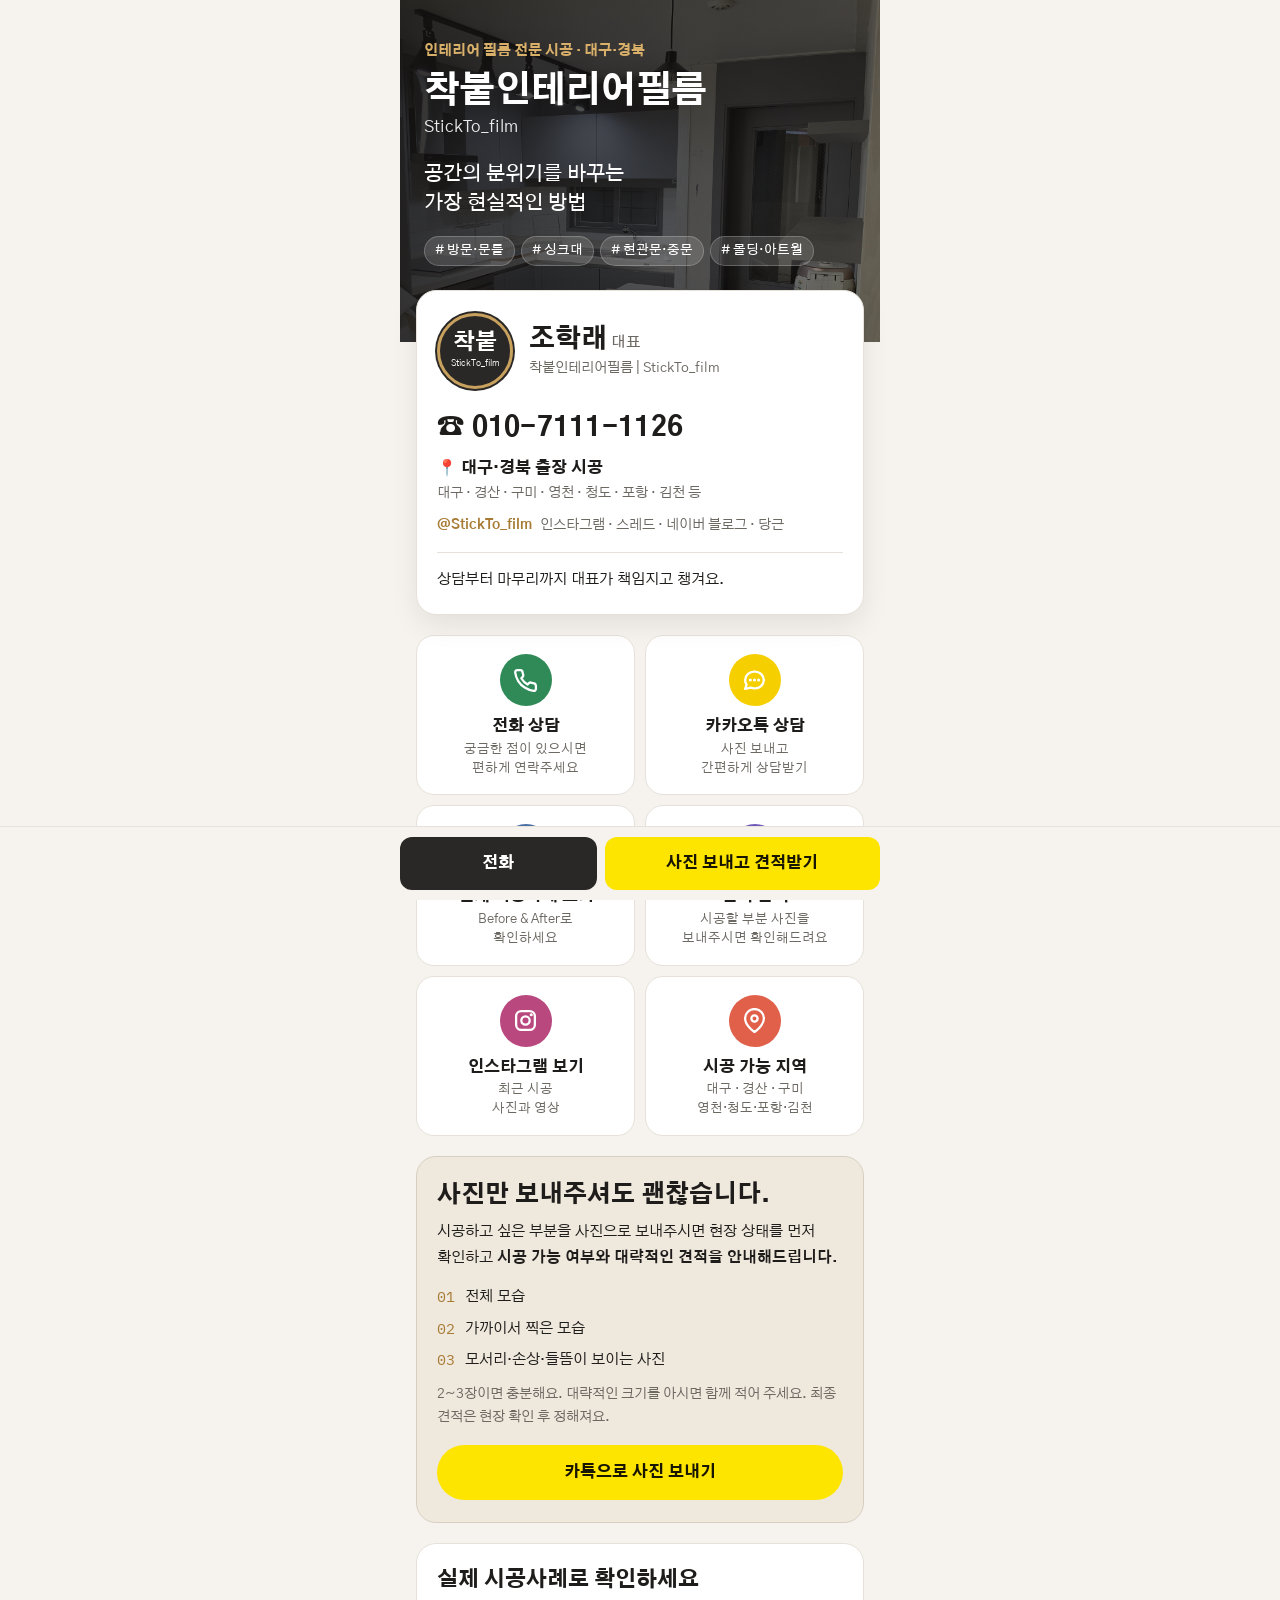
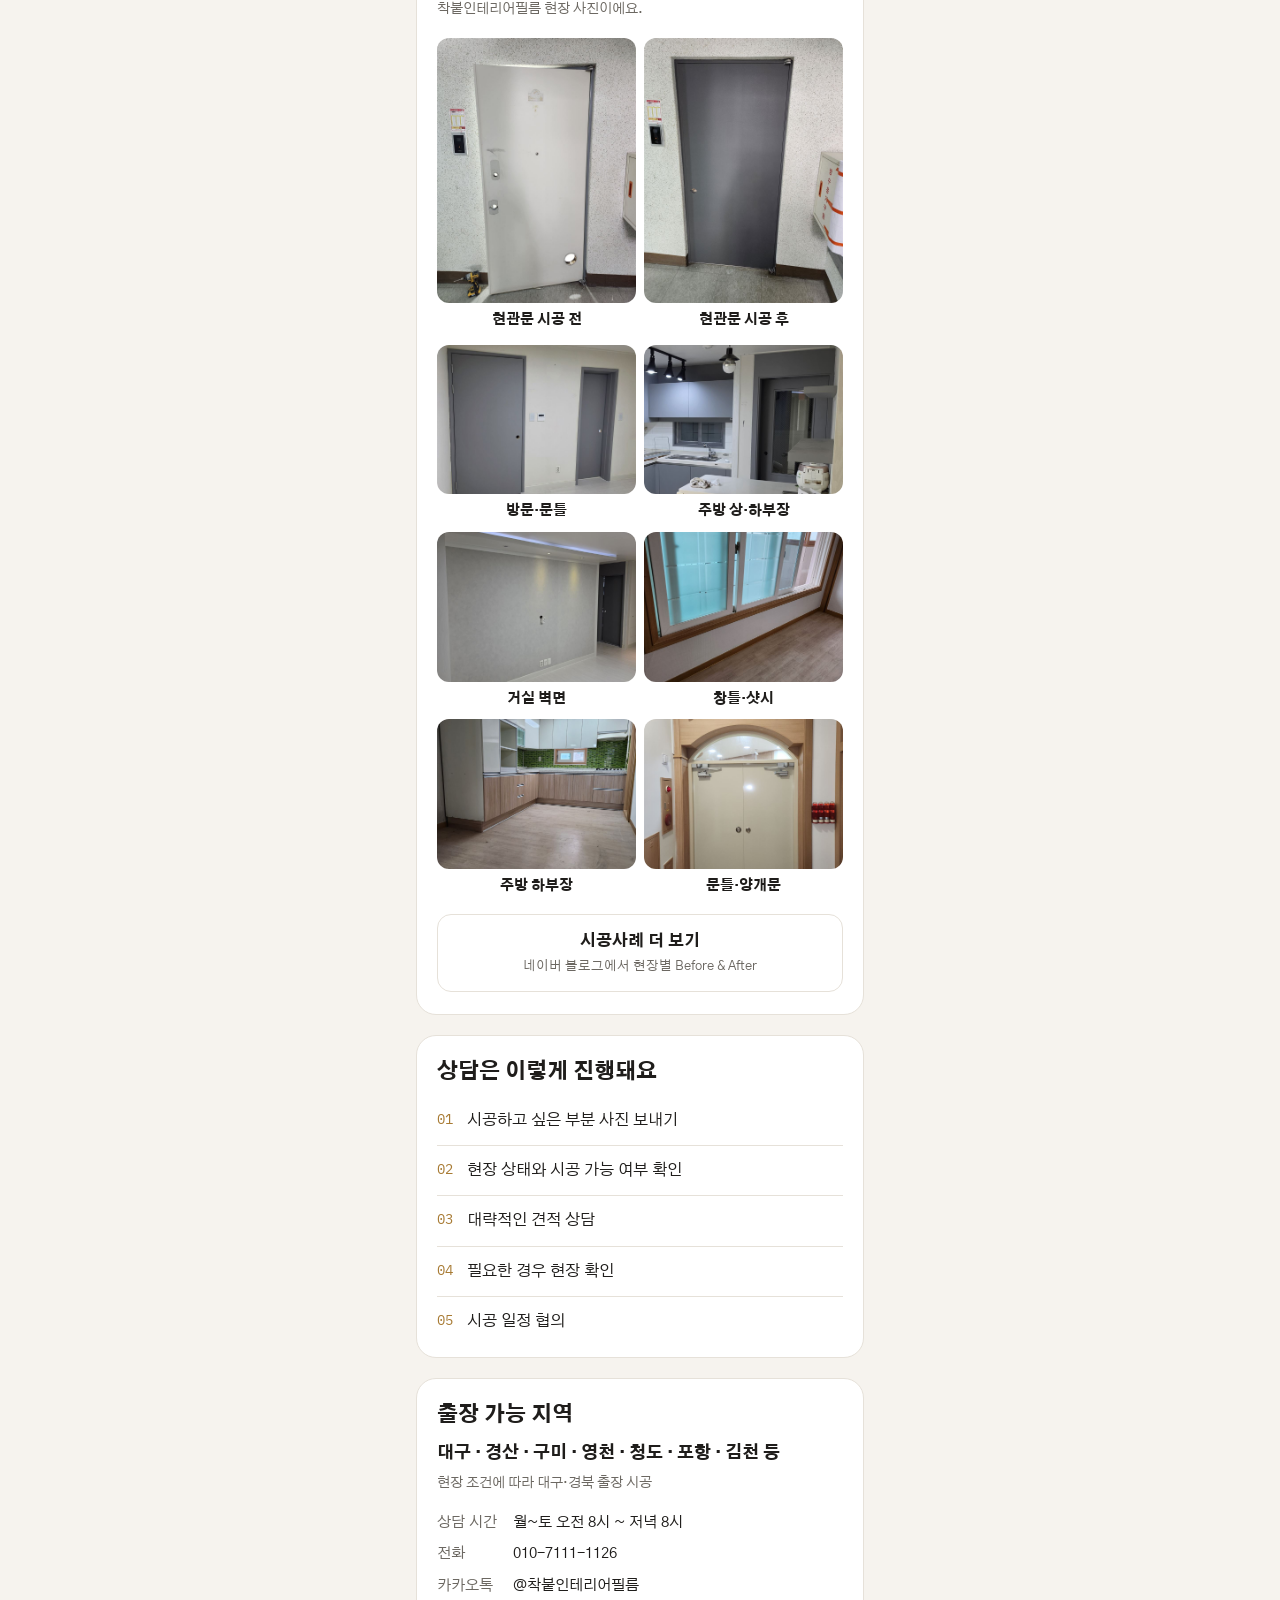
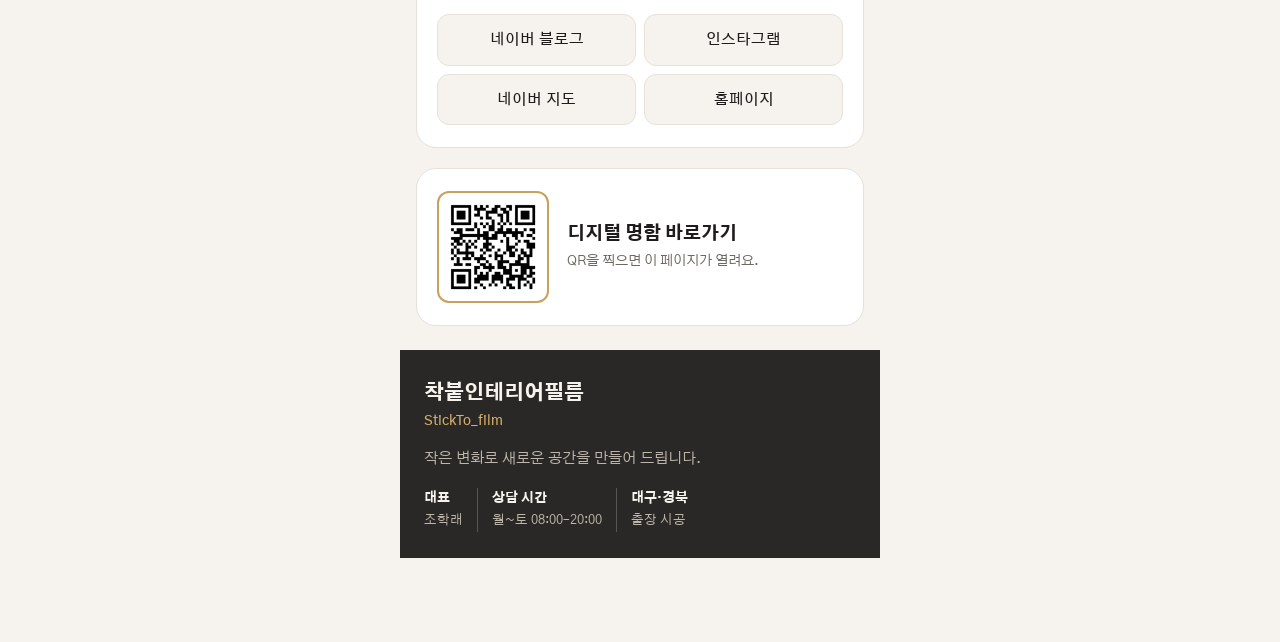
<file: card/index.html>
<!doctype html>
<html lang="ko">
<head>
<meta charset="utf-8">
<meta name="viewport" content="width=device-width, initial-scale=1">
<title>착붙인테리어필름 명함</title>
<meta name="description" content="착붙인테리어필름 조학래 대표 디지털 명함. 사진만 보내주셔도 시공 가능 여부와 대략적인 견적을 안내해드립니다.">
<!-- 문자·카톡으로 링크를 보냈을 때 미리보기 -->
<meta property="og:type" content="website">
<meta property="og:url" content="https://capslove1.github.io/card/">
<meta property="og:title" content="착붙인테리어필름 | 조학래 대표">
<meta property="og:description" content="사진만 보내주셔도 괜찮습니다. 시공사례와 상담 방법을 확인해 보세요.">
<meta property="og:image" content="https://capslove1.github.io/img/kitchen-gray-wide.jpg">
<link rel="preconnect" href="https://fonts.googleapis.com">
<link rel="preconnect" href="https://fonts.gstatic.com" crossorigin>
<link rel="stylesheet" href="https://fonts.googleapis.com/css2?family=Gothic+A1:wght@400;500;800&family=IBM+Plex+Mono:wght@400;500&display=swap">
<style>
  /* 색: 아이보리 · 베이지 · 차콜 + 골드 포인트 */
  :root {
    --bg: #f6f3ee;
    --surface: #ffffff;
    --ink: #1f1d1b;
    --muted: #6c6862;
    --line: #e6e1d9;
    --beige: #efe8dd;
    --beige-line: #d8cfc1;
    --gold: #c9a15e;
    --gold-ink: #a87b34;
    --kakao: #fee500;
    --kakao-ink: #191600;
    --c-call: #2f8a57;
    --c-talk: #f5cf00;
    --c-work: #4a6fa5;
    --c-quote: #7059b8;
    --c-insta: #b8487e;
    --c-area: #e0604a;
    --body: "Gothic A1", "Apple SD Gothic Neo", "Malgun Gothic", sans-serif;
    --mono: "IBM Plex Mono", Consolas, monospace;
    --r: 20px;
  }
  @media (prefers-color-scheme: dark) {
    :root:not([data-theme="light"]) {
      --bg: #171513;
      --surface: #221f1c;
      --ink: #f1ece5;
      --muted: #aaa39a;
      --line: #35312c;
      --beige: #2b2722;
      --beige-line: #463f37;
      --gold-ink: #d8b06a;
      color-scheme: dark;
    }
  }
  :root[data-theme="dark"] {
    --bg: #171513;
    --surface: #221f1c;
    --ink: #f1ece5;
    --muted: #aaa39a;
    --line: #35312c;
    --beige: #2b2722;
    --beige-line: #463f37;
    --gold-ink: #d8b06a;
    color-scheme: dark;
  }

  * { box-sizing: border-box; margin: 0; padding: 0; }
  body {
    background: var(--bg);
    color: var(--ink);
    font-family: var(--body);
    font-size: 16px;
    line-height: 1.7;
    word-break: keep-all;
    overflow-wrap: anywhere;
    -webkit-font-smoothing: antialiased;
    padding-bottom: 84px; /* 하단 고정 버튼 자리 */
  }
  a { color: inherit; text-decoration: none; }
  img { display: block; max-width: 100%; height: auto; }
  :focus-visible { outline: 3px solid var(--gold); outline-offset: 3px; }

  .wrap { max-width: 480px; margin: 0 auto; padding: 0 16px; }
  section { margin-top: 20px; }
  .box { background: var(--surface); border: 1px solid var(--line); border-radius: var(--r); padding: 22px 20px; }
  .box h2 { font-size: 21px; font-weight: 800; line-height: 1.35; }
  .box .sub { font-size: 14px; color: var(--muted); margin-top: 4px; }

  /* 첫 화면: 어두운 사진 위 글씨 */
  .hero { position: relative; margin: 0 -16px; padding: 40px 24px 76px; color: #fff; background: #1d1b19 url(../img/kitchen-gray-wide.jpg) center 60% / cover; }
  .hero::before { content: ""; position: absolute; inset: 0; background: linear-gradient(100deg, rgba(20,18,16,.88) 0%, rgba(20,18,16,.66) 60%, rgba(20,18,16,.45) 100%); }
  .hero > * { position: relative; }
  .hero .tag { color: #d8b06a; font-size: 14px; font-weight: 800; }
  .hero h1 { font-size: 36px; font-weight: 800; line-height: 1.2; letter-spacing: -.02em; margin-top: 6px; }
  .hero .en { font-size: 17px; opacity: .9; }
  .hero .slogan { font-size: 20px; font-weight: 500; line-height: 1.45; margin-top: 18px; }
  .chips { display: flex; flex-wrap: wrap; gap: 6px; margin-top: 18px; }
  .chips span { font-size: 13px; font-weight: 500; padding: 3px 10px; border-radius: 99px; background: rgba(255,255,255,.14); border: 1px solid rgba(255,255,255,.22); }

  /* 대표 카드 */
  .profile { position: relative; margin-top: -52px; z-index: 1; box-shadow: 0 10px 28px rgba(0,0,0,.08); }
  .profile .top { display: flex; gap: 16px; align-items: center; }
  .logo { flex: none; width: 76px; height: 76px; border-radius: 50%; background: #2a2826; color: #fff; border: 3px solid var(--gold); box-shadow: 0 0 0 2px #2a2826; display: flex; flex-direction: column; align-items: center; justify-content: center; }
  .logo b { font-size: 22px; font-weight: 800; line-height: 1.1; }
  .logo span { font-size: 9px; margin-top: 2px; }
  .profile h2 { font-size: 26px; }
  .profile h2 small { font-size: 15px; color: var(--muted); font-weight: 500; margin-left: 4px; }
  .profile .co { font-size: 14px; color: var(--muted); }
  .profile .tel { display: block; font-size: 27px; font-weight: 800; letter-spacing: .01em; margin-top: 16px; }
  .profile .area { font-size: 16px; font-weight: 800; margin-top: 4px; }
  .profile .area small { display: block; font-size: 14px; color: var(--muted); font-weight: 400; }
  .profile .sns { font-size: 14px; color: var(--muted); margin-top: 8px; }
  .profile .sns b { color: var(--gold-ink); margin-right: 8px; }
  .profile .promise { margin-top: 14px; padding-top: 14px; border-top: 1px solid var(--line); font-size: 15px; }

  /* 아이콘 버튼 */
  .tiles { display: grid; grid-template-columns: 1fr 1fr; gap: 10px; }
  .tile { background: var(--surface); border: 1px solid var(--line); border-radius: 18px; padding: 18px 10px 16px; text-align: center; }
  .ico { width: 52px; height: 52px; border-radius: 50%; margin: 0 auto; display: grid; place-items: center; }
  .ico svg { width: 25px; height: 25px; fill: none; stroke: #fff; stroke-width: 2.2; stroke-linecap: round; stroke-linejoin: round; }
  .tile strong { display: block; font-size: 16px; font-weight: 800; margin-top: 10px; line-height: 1.35; }
  .tile small { display: block; font-size: 13px; color: var(--muted); line-height: 1.45; margin-top: 3px; }

  /* 사진만 보내주셔도 */
  .ok { background: var(--beige); border-color: var(--beige-line); }
  .ok h2 { font-size: 24px; }
  .ok p { font-size: 15px; margin-top: 8px; }
  .shots { list-style: none; display: grid; gap: 6px; margin-top: 14px; font-size: 15px; }
  .shots li { display: flex; gap: 10px; }
  .shots span { font-family: var(--mono); color: var(--gold-ink); flex: none; }
  .ok .hint { font-size: 13.5px; color: var(--muted); margin-top: 10px; }
  .ok .go { display: block; text-align: center; margin-top: 16px; padding: 14px; border-radius: 99px; background: var(--kakao); color: var(--kakao-ink); font-weight: 800; }

  /* 시공사례 */
  .ba { display: grid; grid-template-columns: 1fr 1fr; gap: 8px; margin-top: 16px; }
  .grid { display: grid; grid-template-columns: 1fr 1fr; gap: 8px; margin-top: 12px; }
  .ba figure, .grid a { display: block; }
  .ba img { width: 100%; aspect-ratio: 3 / 4; object-fit: cover; border-radius: 12px; }
  .grid img { width: 100%; aspect-ratio: 4 / 3; object-fit: cover; border-radius: 12px; }
  .ba figcaption, .grid figcaption { text-align: center; font-size: 14px; font-weight: 800; margin-top: 6px; }
  .more { display: block; text-align: center; margin-top: 16px; padding: 13px; border-radius: 14px; border: 1px solid var(--line); font-weight: 800; }
  .more small { display: block; font-weight: 400; color: var(--muted); font-size: 13px; }

  /* 상담 순서 */
  .steps { list-style: none; margin-top: 10px; }
  .steps li { display: flex; gap: 14px; padding: 11px 0; border-bottom: 1px solid var(--line); }
  .steps li:last-child { border-bottom: 0; padding-bottom: 0; }
  .steps span { font-family: var(--mono); color: var(--gold-ink); font-size: 14px; flex: none; padding-top: 1px; }

  /* 지역 · 시간 */
  .area-list { font-size: 17px; font-weight: 800; margin-top: 10px; }
  .info { display: grid; grid-template-columns: auto 1fr; gap: 6px 16px; margin-top: 14px; font-size: 15px; }
  .info dt { color: var(--muted); }
  .links { display: grid; grid-template-columns: 1fr 1fr; gap: 8px; margin-top: 16px; }
  .links a { padding: 12px; border-radius: 12px; background: var(--bg); border: 1px solid var(--line); text-align: center; font-size: 15px; font-weight: 500; }

  /* QR */
  .qr { display: flex; align-items: center; gap: 18px; }
  .qr img { width: 112px; height: 112px; flex: none; border: 2px solid var(--gold); border-radius: 12px; padding: 6px; background: #fff; }
  .qr strong { display: block; font-size: 18px; font-weight: 800; line-height: 1.35; }
  .qr small { display: block; font-size: 13.5px; color: var(--muted); margin-top: 4px; }

  /* 아래 띠 */
  .foot { margin: 24px -16px 0; background: #2a2826; color: #f6f3ee; padding: 26px 24px; }
  .foot b { font-size: 20px; font-weight: 800; }
  .foot b small { display: block; color: #d8b06a; font-size: 14px; font-weight: 500; }
  .foot p { font-size: 15px; color: #bdb6ad; margin-top: 12px; }
  .foot dl { display: grid; grid-template-columns: repeat(3, auto); justify-content: start; margin-top: 16px; }
  .foot dl div { padding: 0 14px; border-left: 1px solid #555; }
  .foot dl div:first-child { padding-left: 0; border-left: 0; }
  .foot dt { font-size: 13px; font-weight: 800; }
  .foot dd { font-size: 13px; color: #bdb6ad; }

  /* 하단 고정 버튼 */
  .dock { position: fixed; left: 0; right: 0; bottom: 0; z-index: 10; background: var(--bg); border-top: 1px solid var(--line); padding: 10px 16px calc(10px + env(safe-area-inset-bottom)); }
  .dock .in { max-width: 480px; margin: 0 auto; display: grid; grid-template-columns: 1fr 1.4fr; gap: 8px; }
  .dock a { text-align: center; padding: 13px 8px; border-radius: 12px; font-weight: 800; font-size: 16px; }
  .dock .call { background: #2a2826; color: #fff; }
  .dock .talk { background: var(--kakao); color: var(--kakao-ink); }
</style>
</head>
<body>
<main class="wrap">

  <!-- 첫 화면 -->
  <header class="hero">
    <p class="tag">인테리어 필름 전문 시공 · 대구·경북</p>
    <h1>착붙인테리어필름</h1>
    <p class="en">StickTo_film</p>
    <p class="slogan">공간의 분위기를 바꾸는<br>가장 현실적인 방법</p>
    <div class="chips"><span># 방문·문틀</span><span># 싱크대</span><span># 현관문·중문</span><span># 몰딩·아트월</span></div>
  </header>

  <!-- 대표 카드 -->
  <div class="box profile">
    <div class="top">
      <div class="logo" aria-hidden="true"><b>착붙</b><span>StickTo_film</span></div>
      <div>
        <h2>조학래<small>대표</small></h2>
        <p class="co">착붙인테리어필름 | StickTo_film</p>
      </div>
    </div>
    <a class="tel" href="tel:01071111126">☎ 010-7111-1126</a>
    <p class="area">📍 대구·경북 출장 시공<small>대구 · 경산 · 구미 · 영천 · 청도 · 포항 · 김천 등</small></p>
    <p class="sns"><b>@StickTo_film</b>인스타그램 · 스레드 · 네이버 블로그 · 당근</p>
    <p class="promise">상담부터 마무리까지 대표가 책임지고 챙겨요.</p>
  </div>

  <!-- 상담 버튼 -->
  <section>
    <nav class="tiles" aria-label="상담 연결">
      <a class="tile" href="tel:01071111126">
        <span class="ico" style="background:var(--c-call)"><svg viewBox="0 0 24 24"><path d="M22 16.9v3a2 2 0 0 1-2.2 2 19.8 19.8 0 0 1-8.6-3.1 19.5 19.5 0 0 1-6-6A19.8 19.8 0 0 1 2.1 4.2 2 2 0 0 1 4.1 2h3a2 2 0 0 1 2 1.7c.1.9.4 1.8.7 2.7a2 2 0 0 1-.5 2.1L8 9.8a16 16 0 0 0 6 6l1.3-1.3a2 2 0 0 1 2.1-.4c.9.3 1.8.6 2.7.7a2 2 0 0 1 1.7 2z"/></svg></span>
        <strong>전화 상담</strong><small>궁금한 점이 있으시면<br>편하게 연락주세요</small>
      </a>
      <a class="tile" href="https://pf.kakao.com/_gzWJX/chat" target="_blank" rel="noopener noreferrer">
        <span class="ico" style="background:var(--c-talk)"><svg viewBox="0 0 24 24"><path d="M21 11.5a8.4 8.4 0 0 1-9 8 9.6 9.6 0 0 1-3.6-.7L3 20l1.4-4.1A7.6 7.6 0 0 1 3 11.5a8.4 8.4 0 0 1 9-8 8.4 8.4 0 0 1 9 8z"/><path d="M8 11.5h.01M12 11.5h.01M16 11.5h.01" stroke-width="3"/></svg></span>
        <strong>카카오톡 상담</strong><small>사진 보내고<br>간편하게 상담받기</small>
      </a>
      <a class="tile" href="https://blog.naver.com/stickto_film" target="_blank" rel="noopener noreferrer">
        <span class="ico" style="background:var(--c-work)"><svg viewBox="0 0 24 24"><path d="M23 19a2 2 0 0 1-2 2H3a2 2 0 0 1-2-2V8a2 2 0 0 1 2-2h4l2-3h6l2 3h4a2 2 0 0 1 2 2z"/><circle cx="12" cy="13" r="4"/></svg></span>
        <strong>실제 시공사례 보기</strong><small>Before &amp; After로<br>확인하세요</small>
      </a>
      <a class="tile" href="https://pf.kakao.com/_gzWJX/chat" target="_blank" rel="noopener noreferrer">
        <span class="ico" style="background:var(--c-quote)"><svg viewBox="0 0 24 24"><rect x="5" y="3" width="14" height="18" rx="2"/><path d="M9 8h6M9 12h6M9 16h4"/></svg></span>
        <strong>견적 문의</strong><small>시공할 부분 사진을<br>보내주시면 확인해드려요</small>
      </a>
      <a class="tile" href="https://www.instagram.com/stickto_film/" target="_blank" rel="noopener noreferrer">
        <span class="ico" style="background:var(--c-insta)"><svg viewBox="0 0 24 24"><rect x="3" y="3" width="18" height="18" rx="5"/><circle cx="12" cy="12" r="4"/><path d="M17.5 6.5h.01" stroke-width="3"/></svg></span>
        <strong>인스타그램 보기</strong><small>최근 시공<br>사진과 영상</small>
      </a>
      <a class="tile" href="#area">
        <span class="ico" style="background:var(--c-area)"><svg viewBox="0 0 24 24"><path d="M21 10c0 7-9 13-9 13s-9-6-9-13a9 9 0 0 1 18 0z"/><circle cx="12" cy="10" r="3"/></svg></span>
        <strong>시공 가능 지역</strong><small>대구 · 경산 · 구미<br>영천·청도·포항·김천</small>
      </a>
    </nav>
  </section>

  <!-- 가장 중요한 문구 -->
  <section class="box ok" aria-labelledby="ok-title">
    <h2 id="ok-title">사진만 보내주셔도 괜찮습니다.</h2>
    <p>시공하고 싶은 부분을 사진으로 보내주시면 현장 상태를 먼저 확인하고 <b>시공 가능 여부와 대략적인 견적을 안내해드립니다.</b></p>
    <ul class="shots">
      <li><span>01</span>전체 모습</li>
      <li><span>02</span>가까이서 찍은 모습</li>
      <li><span>03</span>모서리·손상·들뜸이 보이는 사진</li>
    </ul>
    <p class="hint">2~3장이면 충분해요. 대략적인 크기를 아시면 함께 적어 주세요. 최종 견적은 현장 확인 후 정해져요.</p>
    <a class="go" href="https://pf.kakao.com/_gzWJX/chat" target="_blank" rel="noopener noreferrer">카톡으로 사진 보내기</a>
  </section>

  <!-- 시공사례 -->
  <section class="box">
    <h2>실제 시공사례로 확인하세요</h2>
    <p class="sub">착붙인테리어필름 현장 사진이에요.</p>
    <div class="ba">
      <figure><img src="../img/entrance-before.jpg" alt="시공 전, 부속을 떼어낸 흰색 현관문" loading="lazy" width="900" height="1200"><figcaption>현관문 시공 전</figcaption></figure>
      <figure><img src="../img/entrance-after.jpg" alt="시공 후, 짙은 회색 필름으로 마감한 현관문" loading="lazy" width="900" height="1200"><figcaption>현관문 시공 후</figcaption></figure>
    </div>
    <div class="grid">
      <a href="https://capslove1.github.io/#works"><img src="../img/door-gray.jpg" alt="회색 필름으로 마감한 방문과 문틀" loading="lazy" width="900" height="1200"><figcaption>방문·문틀</figcaption></a>
      <a href="https://capslove1.github.io/#works"><img src="../img/kitchen-gray.jpg" alt="회색 필름으로 마감한 주방 상부장과 하부장" loading="lazy" width="900" height="1200"><figcaption>주방 상·하부장</figcaption></a>
      <a href="https://capslove1.github.io/#works"><img src="../img/wall-1.jpg" alt="밝은 회색 필름으로 마감한 거실 벽면" loading="lazy" width="900" height="1200"><figcaption>거실 벽면</figcaption></a>
      <a href="https://capslove1.github.io/#works"><img src="../img/window-frame.jpg" alt="우드 톤 필름으로 마감한 거실 창틀" loading="lazy" width="900" height="1200"><figcaption>창틀·샷시</figcaption></a>
      <a href="https://capslove1.github.io/#works"><img src="../img/kitchen-wood.jpg" alt="우드 톤 필름으로 마감한 주방 하부장" loading="lazy" width="900" height="1200"><figcaption>주방 하부장</figcaption></a>
      <a href="https://capslove1.github.io/#works"><img src="../img/door-arch.jpg" alt="아치형 우드 문틀과 아이보리 양개문" loading="lazy" width="900" height="1200"><figcaption>문틀·양개문</figcaption></a>
    </div>
    <a class="more" href="https://blog.naver.com/stickto_film" target="_blank" rel="noopener noreferrer">시공사례 더 보기<small>네이버 블로그에서 현장별 Before &amp; After</small></a>
  </section>

  <!-- 상담 순서 -->
  <section class="box">
    <h2>상담은 이렇게 진행돼요</h2>
    <ol class="steps">
      <li><span>01</span>시공하고 싶은 부분 사진 보내기</li>
      <li><span>02</span>현장 상태와 시공 가능 여부 확인</li>
      <li><span>03</span>대략적인 견적 상담</li>
      <li><span>04</span>필요한 경우 현장 확인</li>
      <li><span>05</span>시공 일정 협의</li>
    </ol>
  </section>

  <!-- 지역 · 시간 -->
  <section class="box" id="area">
    <h2>출장 가능 지역</h2>
    <p class="area-list">대구 · 경산 · 구미 · 영천 · 청도 · 포항 · 김천 등</p>
    <p class="sub">현장 조건에 따라 대구·경북 출장 시공</p>
    <dl class="info">
      <dt>상담 시간</dt><dd>월~토 오전 8시 ~ 저녁 8시</dd>
      <dt>전화</dt><dd><a href="tel:01071111126">010-7111-1126</a></dd>
      <dt>카카오톡</dt><dd>@착붙인테리어필름</dd>
    </dl>
    <div class="links">
      <a href="https://blog.naver.com/stickto_film" target="_blank" rel="noopener noreferrer">네이버 블로그</a>
      <a href="https://www.instagram.com/stickto_film/" target="_blank" rel="noopener noreferrer">인스타그램</a>
      <a href="https://naver.me/GGG6XmUp" target="_blank" rel="noopener noreferrer">네이버 지도</a>
      <a href="https://capslove1.github.io/">홈페이지</a>
    </div>
  </section>

  <!-- QR -->
  <section class="box qr">
    <img src="qr.png" alt="디지털 명함 주소 QR코드" width="112" height="112" loading="lazy">
    <div><strong>디지털 명함 바로가기</strong><small>QR을 찍으면 이 페이지가 열려요.</small></div>
  </section>

  <footer class="foot">
    <b>착붙인테리어필름<small>StickTo_film</small></b>
    <p>작은 변화로 새로운 공간을 만들어 드립니다.</p>
    <dl>
      <div><dt>대표</dt><dd>조학래</dd></div>
      <div><dt>상담 시간</dt><dd>월~토 08:00–20:00</dd></div>
      <div><dt>대구·경북</dt><dd>출장 시공</dd></div>
    </dl>
  </footer>
</main>

<!-- 하단 고정 버튼 -->
<div class="dock">
  <div class="in">
    <a class="call" href="tel:01071111126">전화</a>
    <a class="talk" href="https://pf.kakao.com/_gzWJX/chat" target="_blank" rel="noopener noreferrer">사진 보내고 견적받기</a>
  </div>
</div>
</body>
</html>
</file>
<file: style.css>
/* style.css — index.html 안의 기본 스타일 위에 덮어쓰는 수정본 */

:root {
  --hover-line: #06b6d4; /* 시안색 */
  --gap: 20px;
}

/* 이름 글씨 48px */
.brand { font-size: 48px; line-height: 1.1; letter-spacing: -0.03em; }

/* 섹션 사이 간격 80px (위 40 + 아래 40) */
section { padding-block: 40px; }

/* 카드에 마우스를 올리면 시안색 테두리 (크기·배치 변화 없음) */
.tile {
  outline: 2px solid transparent;
  outline-offset: -2px;
  transition: outline-color 0.2s ease;
}
.tile:hover { outline-color: var(--hover-line); }

/* Apple 사이트처럼 넓고 단정한 여백 */
.tile { padding: clamp(24px, 3.6vw, 44px); }
.tile.photo { padding: 0; }
.head { margin-bottom: 32px; }
.hero, .ba, .works, .swatches, .duo, .four, .three, .halves, .inquiry, .links, .row { gap: var(--gap); }
.top .wrap { padding-block: 18px; }

/* 하단 고정 버튼: 카톡 견적 추가로 4칸 (전화 | 문자 | 카톡 견적 | 상담 신청) */
@media (max-width: 900px) {
  .dock { grid-template-columns: 1fr 1fr 1.2fr 1.2fr; }
}

/* 휴대폰에서는 이름이 두 줄로 넘치지 않게 줄인다 */
@media (max-width: 600px) {
  .brand { font-size: 28px; }
  :root { --gap: 14px; }
}

/* 시공 전 · 후: 현장 고르기 버튼 줄 (전 / 후 버튼보다 작게, 좁으면 다음 줄로) */
.sites { display: flex; flex-wrap: wrap; gap: 6px; margin: 14px 0 20px; }
.sites button {
  font: inherit; font-size: 0.85rem; font-weight: 500;
  min-height: 36px; padding: 0 14px;
  border: 0; border-radius: 999px;
  background: var(--bg); color: var(--muted); cursor: pointer;
}
.sites button[aria-pressed="true"] { background: var(--accent); color: var(--accent-ink); }

/* 시공 전 · 후: 휴대폰에서도 사진 아래 표시에 현장 이름(현관문은 날짜)을 보여 준다 */
@media (max-width: 420px) {
  .ba .tag span { display: inline; }
}

/* 바로 연결: 이메일 주소가 한 줄에 들어가도록 큰 글씨만 조금 작게 (컴퓨터 화면) */
@media (min-width: 901px) {
  .links a[href^="mailto:"] .v { font-size: clamp(1rem, 1.6vw, 1.2rem); }
}

/* <!doctype html> 을 넣은 뒤에도 칸 높이가 예전과 같도록: 혼자 한 줄을 차지하는 작은 글씨(샘플북 이름 아래, 문의 칸 "문자 · 전화"·"이메일")를 블록으로 */
.swatches li span, .to p > span.mono { display: block; }
</file>
